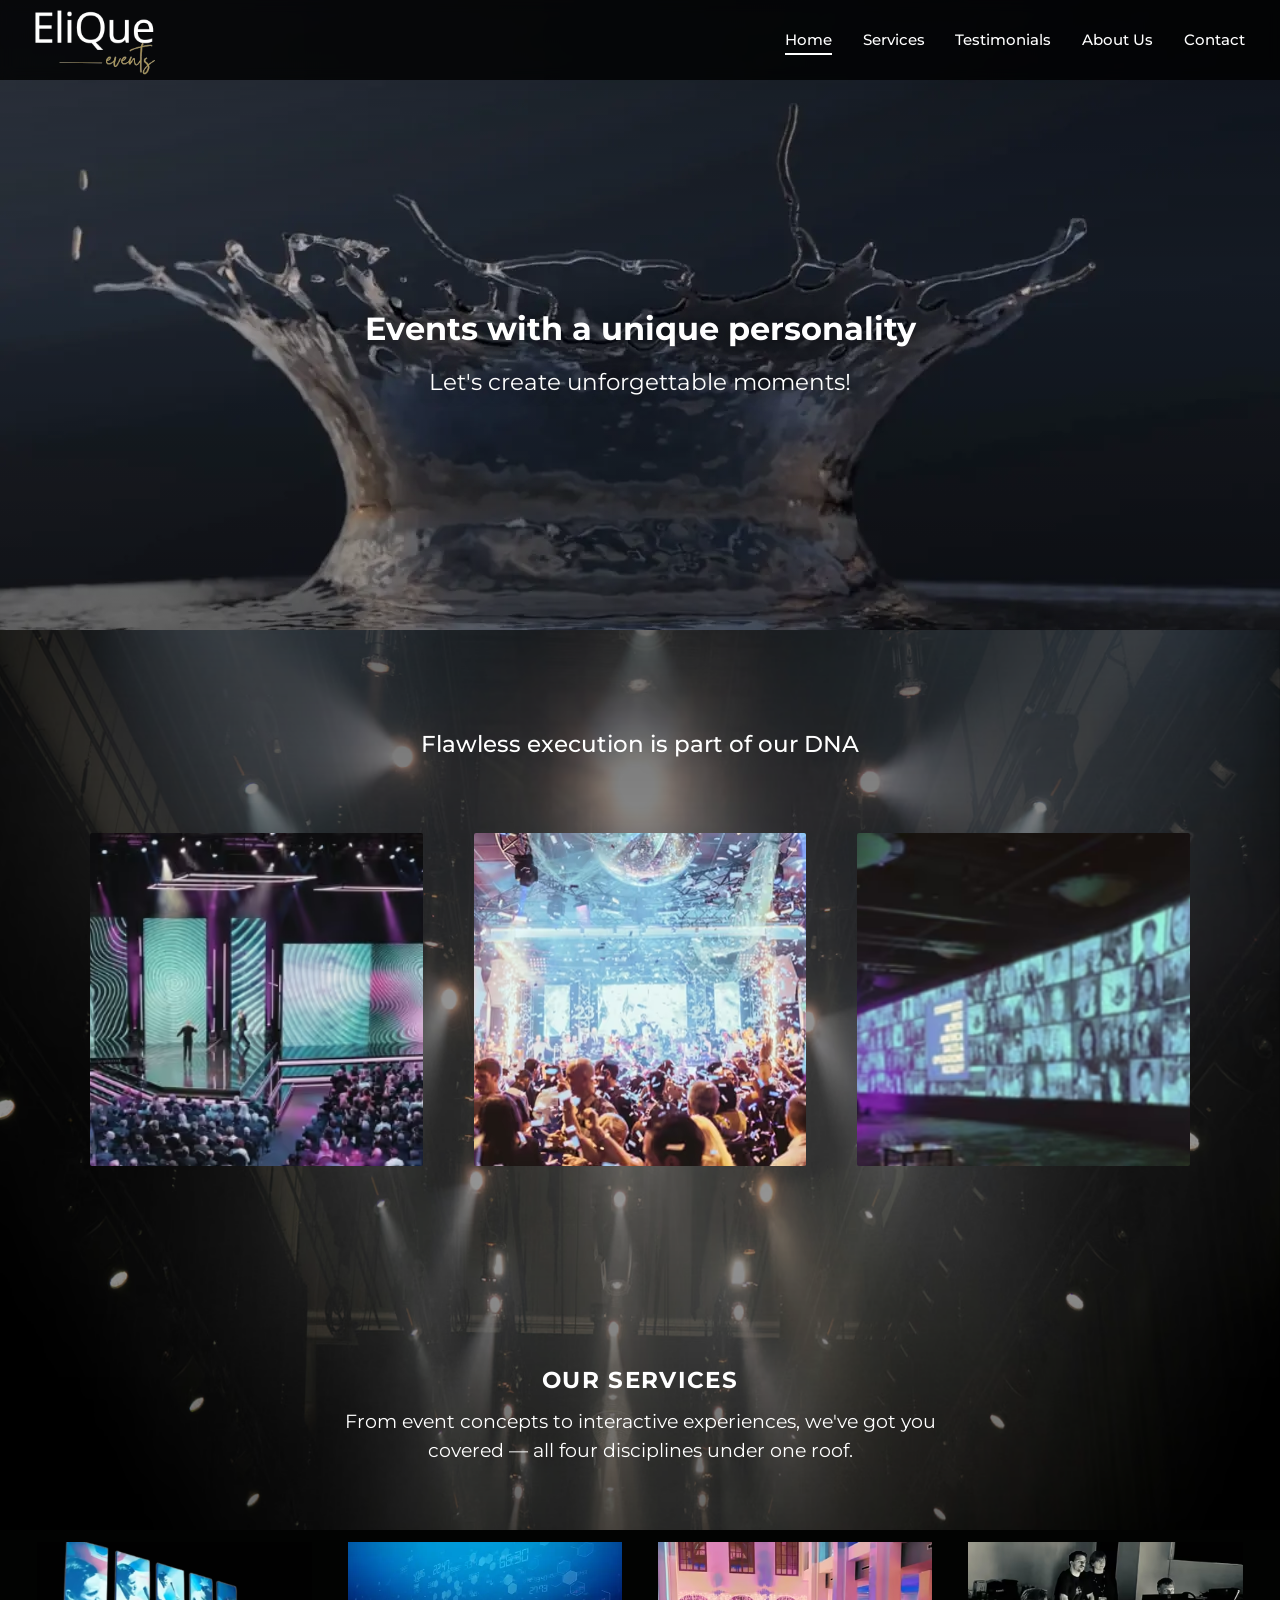
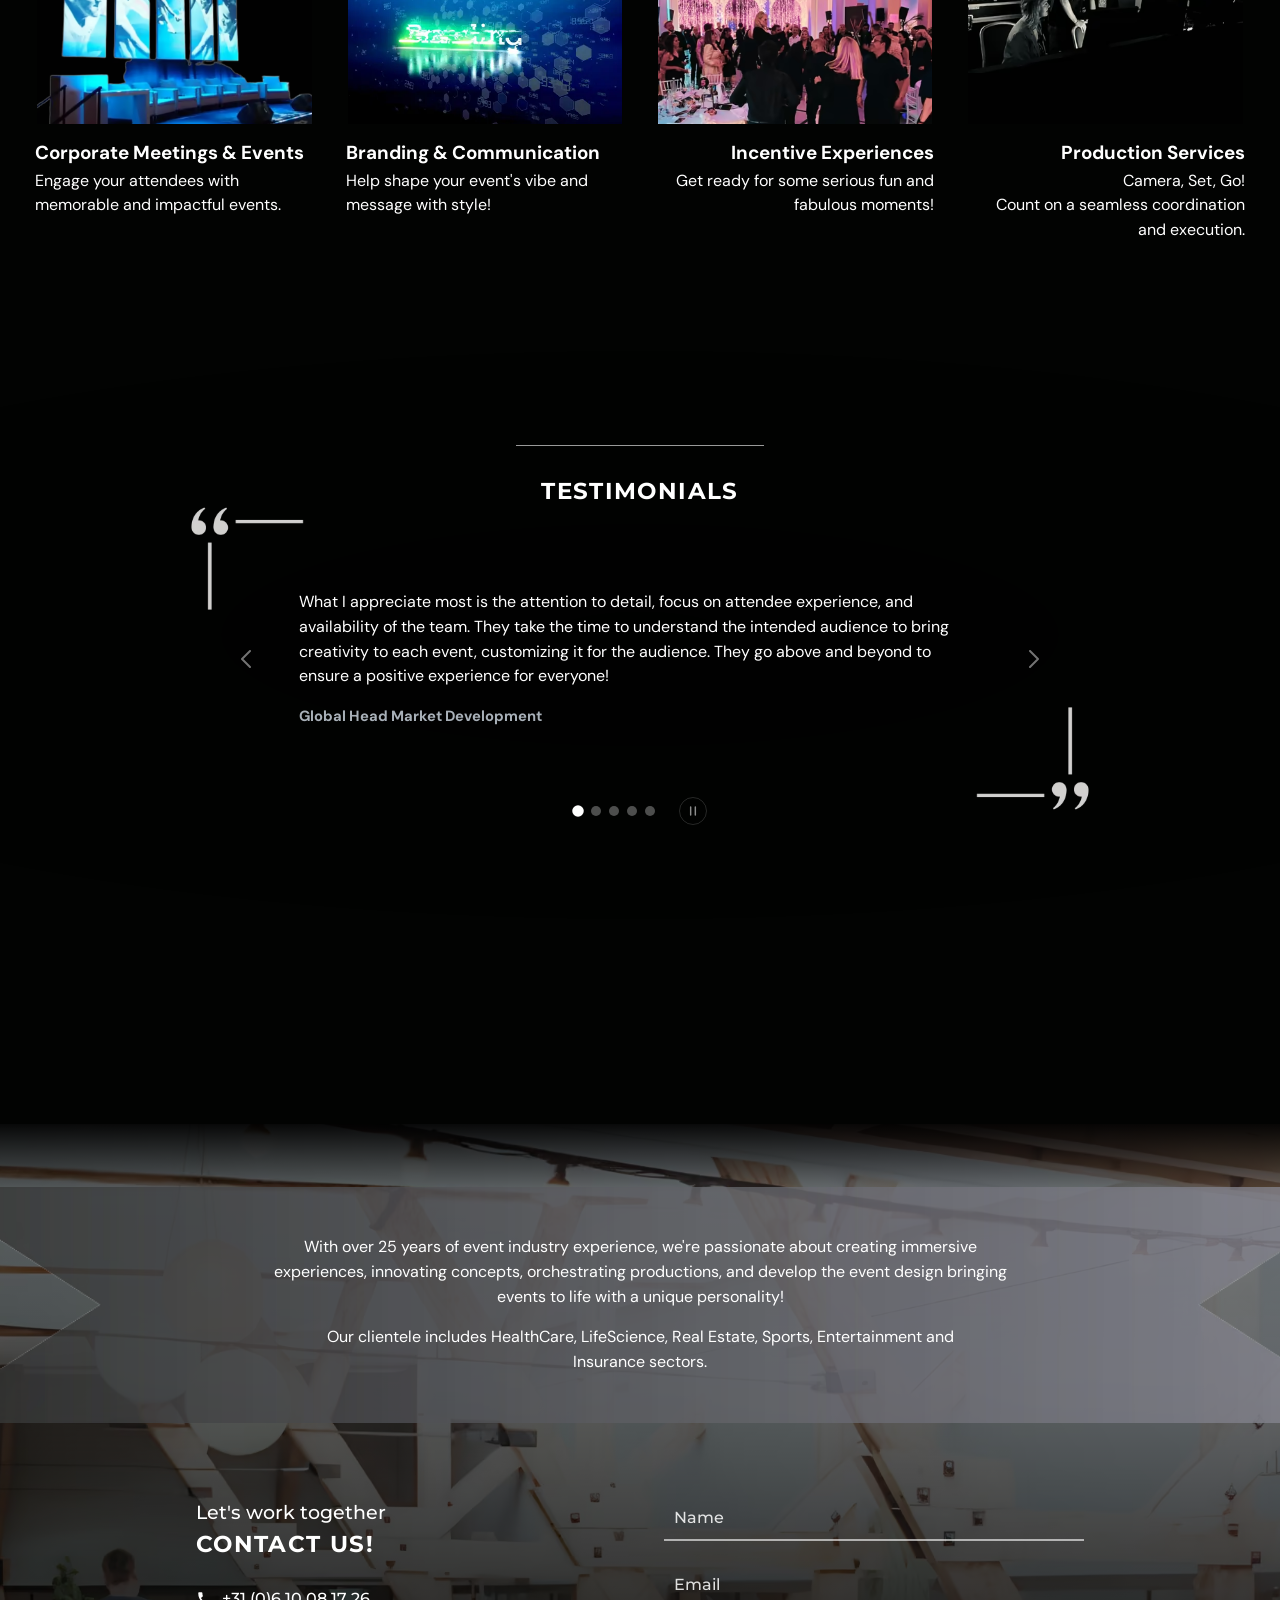
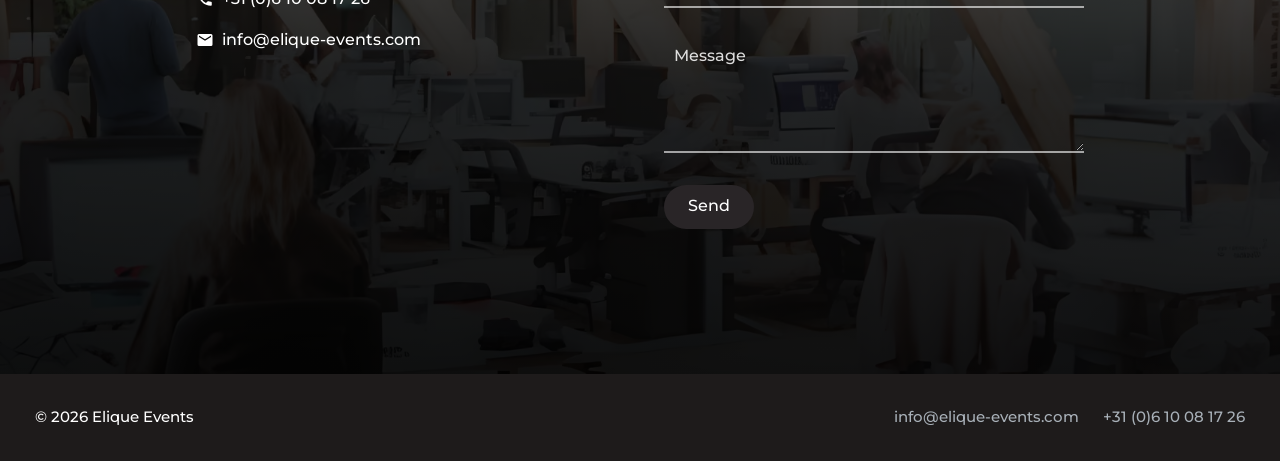
<file: index.html>
<!DOCTYPE html>
<html lang="en">

<head>
  <meta charset="UTF-8">
  <meta name="viewport" content="width=device-width, initial-scale=1, viewport-fit=cover">

  <title>Elique Events | Full service corporate events agency</title>
  <meta name="description"
    content="Corporate events organised end to end by one team: concept, venue, delegates, branding and production. 25+ years experience, based in the Netherlands.">
  <link rel="canonical" href="https://elique-events.com/">
  <meta name="theme-color" content="#1e1b1b">
  <meta name="format-detection" content="telephone=yes">

  <!-- Icons -->
  <link rel="icon" href="assets/img/logo/icon-32.png" sizes="32x32" type="image/png">
  <link rel="icon" href="assets/img/logo/icon-192.png" sizes="192x192" type="image/png">
  <link rel="apple-touch-icon" href="assets/img/logo/icon-180.png">
  <link rel="manifest" href="site.webmanifest">

  <!-- Open Graph / social sharing -->
  <meta property="og:type" content="website">
  <meta property="og:site_name" content="Elique Events">
  <meta property="og:title" content="Elique Events | Full service corporate events agency">
  <meta property="og:description"
    content="One team for the whole corporate event — concept, venue, delegates, branding and production. Let's create unforgettable moments.">
  <meta property="og:url" content="https://elique-events.com/">
  <meta property="og:image" content="https://elique-events.com/assets/img/og-image.jpg">
  <meta property="og:image:width" content="1200">
  <meta property="og:image:height" content="630">
  <meta property="og:image:alt" content="A packed venue during an Elique Events production, lit in blue with confetti in the air.">
  <meta property="og:locale" content="en_GB">
  <meta name="twitter:card" content="summary_large_image">

  <!-- Fonts: preconnect first so the handshake overlaps with CSS parsing -->
  <link rel="preconnect" href="https://fonts.googleapis.com">
  <link rel="preconnect" href="https://fonts.gstatic.com" crossorigin>
  <link rel="stylesheet"
    href="https://fonts.googleapis.com/css2?family=DM+Sans:opsz,wght@9..40,400;9..40,700&family=Montserrat:wght@400;500;700&display=swap">

  <link rel="stylesheet" href="style.css">
  <script src="index.js" defer></script>

  <script type="application/ld+json">
  {
    "@context": "https://schema.org",
    "@type": "ProfessionalService",
    "@id": "https://elique-events.com/#organisation",
    "name": "Elique Events",
    "alternateName": "Elique-Events",
    "description": "Event agency designing and producing corporate meetings, incentive experiences, brand communication and production services.",
    "url": "https://elique-events.com/",
    "logo": "https://elique-events.com/assets/img/logo/icon-512.png",
    "image": "https://elique-events.com/assets/img/og-image.jpg",
    "telephone": "+31610081726",
    "email": "info@elique-events.com",
    "areaServed": [
      { "@type": "Country", "name": "Netherlands" },
      { "@type": "Place", "name": "Europe" }
    ],
    "sameAs": [
      "https://www.linkedin.com/company/elique-events/"
    ],
    "knowsAbout": [
      "Corporate event management", "Full-service event agency", "Conference organisation",
      "Incentive travel", "Event production", "Event branding", "Delegate management"
    ],
    "hasOfferCatalog": {
      "@type": "OfferCatalog",
      "name": "Corporate event services",
      "itemListElement": [
        { "@type": "Offer", "itemOffered": { "@type": "Service", "name": "Corporate Meetings & Events",
          "url": "https://elique-events.com/services/corporate-meetings-and-events/" } },
        { "@type": "Offer", "itemOffered": { "@type": "Service", "name": "Incentive Experiences",
          "url": "https://elique-events.com/services/incentive-experiences/" } },
        { "@type": "Offer", "itemOffered": { "@type": "Service", "name": "Branding & Communication",
          "url": "https://elique-events.com/services/branding-and-communication/" } },
        { "@type": "Offer", "itemOffered": { "@type": "Service", "name": "Production Services",
          "url": "https://elique-events.com/services/production-services/" } }
      ]
    }
  }
  </script>
</head>

<body>
  <a class="skip-link" href="#main">Skip to content</a>

  <!-- ==================== Header ==================== -->
  <header class="site-header" id="site-header">
    <div class="site-header__inner">
      <a class="site-header__logo" href="#home" aria-label="Elique Events — back to top">
        <picture>
          <source srcset="assets/img/logo/logo-white.webp" type="image/webp">
          <img src="assets/img/logo/logo-white.png" width="181" height="106" alt="Elique Events">
        </picture>
      </a>

      <nav class="nav" aria-label="Main">
        <ul class="nav__list">
          <li><a class="nav__link" href="#home">Home</a></li>
          <li><a class="nav__link" href="#services">Services</a></li>
          <li><a class="nav__link" href="#testimonials">Testimonials</a></li>
          <li><a class="nav__link" href="#about">About Us</a></li>
          <li><a class="nav__link" href="#contact">Contact</a></li>
        </ul>
      </nav>

      <button class="nav-toggle" id="nav-toggle" type="button" aria-expanded="false" aria-controls="nav-drawer"
        aria-label="Open menu">
        <span class="nav-toggle__box" aria-hidden="true">
          <span class="nav-toggle__bar"></span>
          <span class="nav-toggle__bar"></span>
          <span class="nav-toggle__bar"></span>
        </span>
      </button>
    </div>

    <nav class="nav-drawer" id="nav-drawer" aria-label="Mobile" hidden>
      <ul class="nav-drawer__list">
        <li><a class="nav__link" href="#home">Home</a></li>
        <li><a class="nav__link" href="#services">Services</a></li>
        <li><a class="nav__link" href="#testimonials">Testimonials</a></li>
        <li><a class="nav__link" href="#about">About Us</a></li>
        <li><a class="nav__link" href="#contact">Contact</a></li>
      </ul>
    </nav>
  </header>

  <main id="main">
    <!-- ==================== Hero ==================== -->
    <section class="hero" id="home">
      <div class="hero__media" aria-hidden="true">
        <video class="hero__video" autoplay loop muted playsinline>
          <source src="assets/video/hero-water.mp4" type="video/mp4">
        </video>
      </div>
      <div class="hero__content">
        <h1 class="hero__title">Events with a unique personality</h1>
        <p class="hero__tagline">Let's create unforgettable moments!</p>
      </div>
    </section>

    <!-- ==================================================================
         One continuous backdrop behind the next four sections.

         The venue photo used to be cut into three files, one per section,
         each scaled independently — so the light beams never lined up and
         every section boundary showed a seam. It is now a single tall image
         on a sticky layer that pans as you scroll, taking you from the
         lighting rig at the top down to the seating at the bottom.
         ================================================================== -->
    <div class="backdrop" data-backdrop>
      <div class="backdrop__media" aria-hidden="true">
        <div class="backdrop__frame">
          <picture>
            <source media="(max-width: 700px)" type="image/avif"
              srcset="assets/img/bg/backdrop-portrait-760.avif 760w,
                      assets/img/bg/backdrop-portrait-1140.avif 1140w,
                      assets/img/bg/backdrop-portrait-1520.avif 1520w"
              sizes="190vw">
            <source media="(max-width: 700px)" type="image/webp"
              srcset="assets/img/bg/backdrop-portrait-760.webp 760w,
                      assets/img/bg/backdrop-portrait-1140.webp 1140w,
                      assets/img/bg/backdrop-portrait-1520.webp 1520w"
              sizes="190vw">
            <source type="image/avif"
              srcset="assets/img/bg/backdrop-1400.avif 1400w,
                      assets/img/bg/backdrop-2000.avif 2000w,
                      assets/img/bg/backdrop-2800.avif 2800w,
                      assets/img/bg/backdrop-3600.avif 3600w"
              sizes="130vw">
            <source type="image/webp"
              srcset="assets/img/bg/backdrop-1400.webp 1400w,
                      assets/img/bg/backdrop-2000.webp 2000w,
                      assets/img/bg/backdrop-2800.webp 2800w,
                      assets/img/bg/backdrop-3600.webp 3600w"
              sizes="130vw">
            <img class="backdrop__img" src="assets/img/bg/backdrop-2000.webp" alt=""
              width="3620" height="3620" decoding="async">
          </picture>
        </div>
      </div>

    <!-- ==================== Experience ==================== -->
    <section class="experience section" id="experience" aria-labelledby="experience-title">
      <div class="shell">
        <h2 class="section__title section__title--plain" id="experience-title">Flawless execution is part of our DNA</h2>

        <ul class="experience__grid" role="list">
          <li class="experience__tile">
            <picture>
              <source type="image/avif" srcset="assets/img/experience/stage-500.avif">
              <source type="image/webp" srcset="assets/img/experience/stage-500.webp">
              <img src="assets/img/experience/stage-500.webp" width="532" height="274" loading="lazy" decoding="async"
                alt="A televised stage set with LED walls and a live audience.">
            </picture>
          </li>
          <li class="experience__tile">
            <picture>
              <source type="image/avif" srcset="assets/img/experience/party-500.avif 500w, assets/img/experience/party-800.avif 800w"
                sizes="(max-width: 700px) 33vw, 340px">
              <source type="image/webp" srcset="assets/img/experience/party-500.webp 500w, assets/img/experience/party-800.webp 800w"
                sizes="(max-width: 700px) 33vw, 340px">
              <img src="assets/img/experience/party-500.webp" width="918" height="610" loading="lazy" decoding="async"
                alt="Guests celebrating under a mirror ball as confetti falls.">
            </picture>
          </li>
          <li class="experience__tile">
            <picture>
              <source type="image/avif" srcset="assets/img/experience/screens-500.avif 500w, assets/img/experience/screens-800.avif 800w"
                sizes="(max-width: 700px) 33vw, 340px">
              <source type="image/webp" srcset="assets/img/experience/screens-500.webp 500w, assets/img/experience/screens-800.webp 800w"
                sizes="(max-width: 700px) 33vw, 340px">
              <img src="assets/img/experience/screens-500.webp" width="1207" height="542" loading="lazy" decoding="async"
                alt="A wide conference stage flanked by large presentation screens.">
            </picture>
          </li>
        </ul>
      </div>
    </section>

    <!-- ==================== Services ==================== -->
    <section class="services section" id="services" aria-labelledby="services-title">
      <div class="shell">
        <header class="section__header">
          <h2 class="section__title" id="services-title">Our Services</h2>
          <p class="section__lead">From event concepts to interactive experiences, we've got you covered — all four disciplines under one roof.</p>
        </header>

        <ul class="services__grid" role="list">
          <li class="service-card">
            <div class="service-card__media">
              <picture>
                <source type="image/avif" srcset="assets/img/services/meetings-400.avif 400w, assets/img/services/meetings-700.avif 700w"
                  sizes="(max-width: 620px) 100vw, 300px">
                <source type="image/webp" srcset="assets/img/services/meetings-400.webp 400w, assets/img/services/meetings-700.webp 700w"
                  sizes="(max-width: 620px) 100vw, 300px">
                <img src="assets/img/services/meetings-400.webp" width="850" height="613" loading="lazy" decoding="async"
                  alt="Delegates seated in front of a curved LED screen during a corporate plenary session.">
              </picture>
            </div>
            <h3 class="service-card__title"><a class="service-card__link" href="services/corporate-meetings-and-events/">Corporate Meetings &amp; Events</a></h3>
            <p class="service-card__text">Engage your attendees with memorable and impactful events.</p>
          </li>

          <li class="service-card">
            <div class="service-card__media service-card__media--video">
              <video autoplay loop muted playsinline aria-label="Showreel of branded event graphics and signage.">
                <source src="assets/video/services-branding-sm.mp4" type="video/mp4">
              </video>
            </div>
            <h3 class="service-card__title"><a class="service-card__link" href="services/branding-and-communication/">Branding &amp; Communication</a></h3>
            <p class="service-card__text">Help shape your event's vibe and message with style!</p>
          </li>

          <li class="service-card">
            <div class="service-card__media">
              <picture>
                <source type="image/avif" srcset="assets/img/services/incentive-400.avif 400w, assets/img/services/incentive-700.avif 700w"
                  sizes="(max-width: 620px) 100vw, 300px">
                <source type="image/webp" srcset="assets/img/services/incentive-400.webp 400w, assets/img/services/incentive-700.webp 700w"
                  sizes="(max-width: 620px) 100vw, 300px">
                <img src="assets/img/services/incentive-400.webp" width="805" height="608" loading="lazy" decoding="async"
                  alt="Guests dancing at an evening reception in a light-filled venue.">
              </picture>
            </div>
            <h3 class="service-card__title"><a class="service-card__link" href="services/incentive-experiences/">Incentive Experiences</a></h3>
            <p class="service-card__text">Get ready for some serious fun and fabulous moments!</p>
          </li>

          <li class="service-card">
            <div class="service-card__media">
              <picture>
                <source type="image/avif" srcset="assets/img/services/production-400.avif 400w, assets/img/services/production-700.avif 700w"
                  sizes="(max-width: 620px) 100vw, 300px">
                <source type="image/webp" srcset="assets/img/services/production-400.webp 400w, assets/img/services/production-700.webp 700w"
                  sizes="(max-width: 620px) 100vw, 300px">
                <img src="assets/img/services/production-400.webp" width="1206" height="576" loading="lazy" decoding="async"
                  alt="A production gallery with monitors and control desks during a live broadcast.">
              </picture>
            </div>
            <h3 class="service-card__title"><a class="service-card__link" href="services/production-services/">Production Services</a></h3>
            <p class="service-card__text">Camera, Set, Go!<br>Count on a seamless coordination and execution.</p>
          </li>
        </ul>
      </div>
    </section>

    <!-- ==================== Testimonials ==================== -->
    <section class="testimonials section" id="testimonials" aria-labelledby="testimonials-title">
      <div class="shell shell--narrow">
        <hr class="rule">
        <h2 class="section__title" id="testimonials-title">Testimonials</h2>

        <div class="carousel" id="carousel" data-autoplay="6000">
          <div class="carousel__row">
          <span class="carousel__quote carousel__quote--open" aria-hidden="true"></span>
          <span class="carousel__quote carousel__quote--close" aria-hidden="true"></span>

          <button class="carousel__arrow carousel__arrow--prev" type="button" data-carousel-prev
            aria-label="Previous testimonial">
            <svg viewBox="0 0 24 24" width="24" height="24" aria-hidden="true" focusable="false">
              <path d="M15 4 7 12l8 8" fill="none" stroke="currentColor" stroke-width="2" stroke-linecap="round"
                stroke-linejoin="round" />
            </svg>
          </button>

          <div class="carousel__viewport" data-carousel-viewport aria-live="polite" aria-atomic="true">
            <ul class="carousel__track" data-carousel-track role="list">
              <li class="carousel__slide">
                <blockquote class="quote">
                  <p>What I appreciate most is the attention to detail, focus on attendee experience, and availability
                    of the team. They take the time to understand the intended audience to bring creativity to each
                    event, customizing it for the audience. They go above and beyond to ensure a positive experience for
                    everyone!</p>
                  <footer class="quote__source">Global Head Market Development</footer>
                </blockquote>
              </li>
              <li class="carousel__slide">
                <blockquote class="quote">
                  <p>Very strong strategic partner, very proactive and very well organised. We have multiplied by 5 the
                    number of attendees since 2019 and they have been instrumental. Would recommend 100%.</p>
                  <footer class="quote__source">Commercial Lead</footer>
                </blockquote>
              </li>
              <li class="carousel__slide">
                <blockquote class="quote">
                  <p>I have worked with both Angelique and Emma multiple times and can highly recommend them. They are
                    both extremely professional. Planning even the most complicated event is perfectly orchestrated with
                    a lot of attention to detail. I like to raise the bar for my events every year and surprise the
                    audience with new and different ways to approach engagement and content delivery. Thanks to the
                    creativity of the Elique team, we have been able to do just that and delight attendees with truly
                    memorable and impactful experiences. I am looking forward to working with them again in the future.
                  </p>
                  <footer class="quote__source">Global Franchise Head -Executive leadership</footer>
                </blockquote>
              </li>
              <li class="carousel__slide">
                <blockquote class="quote">
                  <p>Full of energy, knowledge and passion for events. Extremely reliable professional, will not rest
                    until things get done. Incredible and a valuable asset for any team.</p>
                  <footer class="quote__source">Head of Operations</footer>
                </blockquote>
              </li>
              <li class="carousel__slide">
                <blockquote class="quote">
                  <p>They were phenomenal! From coordination end-to-end logistics to creating the best experience for
                    attendees, they handled everything seamlessly. Their attention to details and professionalism made
                    the event a huge success. I highly recommend them for any event!</p>
                  <footer class="quote__source">Transformation Lead</footer>
                </blockquote>
              </li>
            </ul>
          </div>

          <button class="carousel__arrow carousel__arrow--next" type="button" data-carousel-next
            aria-label="Next testimonial">
            <svg viewBox="0 0 24 24" width="24" height="24" aria-hidden="true" focusable="false">
              <path d="m9 4 8 8-8 8" fill="none" stroke="currentColor" stroke-width="2" stroke-linecap="round"
                stroke-linejoin="round" />
            </svg>
          </button>
          </div>

          <div class="carousel__controls">
            <div class="carousel__dots" data-carousel-dots role="tablist" aria-label="Choose a testimonial"></div>
            <button class="carousel__playpause" type="button" data-carousel-toggle aria-label="Pause testimonials">
              <svg class="icon-pause" viewBox="0 0 24 24" width="14" height="14" aria-hidden="true" focusable="false">
                <path d="M8 5v14M16 5v14" fill="none" stroke="currentColor" stroke-width="2.5" stroke-linecap="round" />
              </svg>
              <svg class="icon-play" viewBox="0 0 24 24" width="14" height="14" aria-hidden="true" focusable="false">
                <path d="M7 4.5v15l13-7.5z" fill="currentColor" />
              </svg>
            </button>
          </div>
        </div>
      </div>
    </section>

    <!-- ==================== About ==================== -->
    <section class="about-heading section" id="about" aria-labelledby="about-title">
      <h2 class="section__title" id="about-title">About Us</h2>
    </section>

    </div><!-- /.backdrop -->

    <section class="about" aria-labelledby="about-title">
      <div class="about__banner">
        <div class="shell shell--narrow">
          <p>With over 25 years of event industry experience, we're passionate about creating immersive experiences,
            innovating concepts, orchestrating productions, and develop the event design bringing events to life with a
            unique personality!</p>
          <p>Our clientele includes HealthCare, LifeScience, Real Estate, Sports, Entertainment and Insurance sectors.
          </p>
        </div>
      </div>

      <!-- ==================== Contact ==================== -->
      <div class="shell">
        <div class="contact" id="contact">
          <div class="contact__intro">
            <p class="contact__eyebrow">Let's work together</p>
            <h2 class="contact__title">Contact us!</h2>

            <ul class="contact__details" role="list">
              <li>
                <a href="tel:+31610081726">
                  <svg class="contact__icon" viewBox="0 0 24 24" width="18" height="18" aria-hidden="true" focusable="false">
                    <path fill="currentColor"
                      d="M6.6 10.8a15.1 15.1 0 0 0 6.6 6.6l2.2-2.2c.3-.3.7-.4 1-.2 1.2.4 2.4.6 3.6.6.6 0 1 .4 1 1V20c0 .6-.4 1-1 1A17 17 0 0 1 3 4c0-.6.4-1 1-1h3.5c.6 0 1 .4 1 1 0 1.3.2 2.5.6 3.6.1.4 0 .8-.2 1z" />
                  </svg>
                  <span>+31 (0)6 10 08 17 26</span>
                </a>
              </li>
              <li>
                <a href="mailto:info@elique-events.com">
                  <svg class="contact__icon" viewBox="0 0 24 24" width="18" height="18" aria-hidden="true" focusable="false">
                    <path fill="currentColor"
                      d="M20 4H4a2 2 0 0 0-2 2v12a2 2 0 0 0 2 2h16a2 2 0 0 0 2-2V6a2 2 0 0 0-2-2m0 4-8 5-8-5V6l8 5 8-5z" />
                  </svg>
                  <span>info@elique-events.com</span>
                </a>
              </li>
            </ul>
          </div>

          <div class="contact__form-wrap">
            <form class="form" id="contact-form" action="https://api.web3forms.com/submit" method="POST" novalidate>
              <input type="hidden" name="access_key" value="f2dd2360-7136-4993-b7d8-e598cd0a1cd2">
              <input type="hidden" name="subject" value="New enquiry via elique-events.com">
              <input type="hidden" name="from_name" value="Elique Events website">
              <!-- Honeypot: hidden from people, filled in by bots -->
              <input type="checkbox" name="botcheck" class="hp" tabindex="-1" autocomplete="off" aria-hidden="true">

              <div class="field">
                <label class="visually-hidden" for="f-name">Your name</label>
                <input class="field__input" id="f-name" type="text" name="name" placeholder="Name" required
                  autocomplete="name" maxlength="80">
                <p class="field__error" id="f-name-error" data-error-for="f-name" hidden>Please tell us your name.</p>
              </div>

              <div class="field">
                <label class="visually-hidden" for="f-email">Your email address</label>
                <input class="field__input" id="f-email" type="email" name="email" placeholder="Email" required
                  autocomplete="email" maxlength="120">
                <p class="field__error" id="f-email-error" data-error-for="f-email" hidden>Please enter a valid email address.</p>
              </div>

              <div class="field">
                <label class="visually-hidden" for="f-message">Your message</label>
                <textarea class="field__input field__input--area" id="f-message" name="message" placeholder="Message"
                  required rows="4" maxlength="2000"></textarea>
                <p class="field__error" id="f-message-error" data-error-for="f-message" hidden>Please add a short message.</p>
              </div>

              <button class="btn" type="submit" data-submit>
                <span data-submit-label>Send</span>
                <span class="btn__spinner" aria-hidden="true"></span>
              </button>

              <p class="form__status" data-form-status role="status" aria-live="polite"></p>
            </form>
          </div>
        </div>
      </div>
    </section>
  </main>

  <!-- ==================== Footer ==================== -->
  <footer class="site-footer">
    <div class="shell site-footer__inner">
      <p class="site-footer__copy">&copy; <span data-year>2024</span> Elique Events</p>
      <ul class="site-footer__links" role="list">
        <li><a href="mailto:info@elique-events.com">info@elique-events.com</a></li>
        <li><a href="tel:+31610081726">+31 (0)6 10 08 17 26</a></li>
      </ul>
    </div>
  </footer>

  <button class="to-top" id="to-top" type="button" aria-label="Back to top" hidden>
    <svg viewBox="0 0 24 24" width="20" height="20" aria-hidden="true" focusable="false">
      <path d="M12 19V5m-7 7 7-7 7 7" fill="none" stroke="currentColor" stroke-width="2" stroke-linecap="round"
        stroke-linejoin="round" />
    </svg>
  </button>
</body>

</html>
</file>
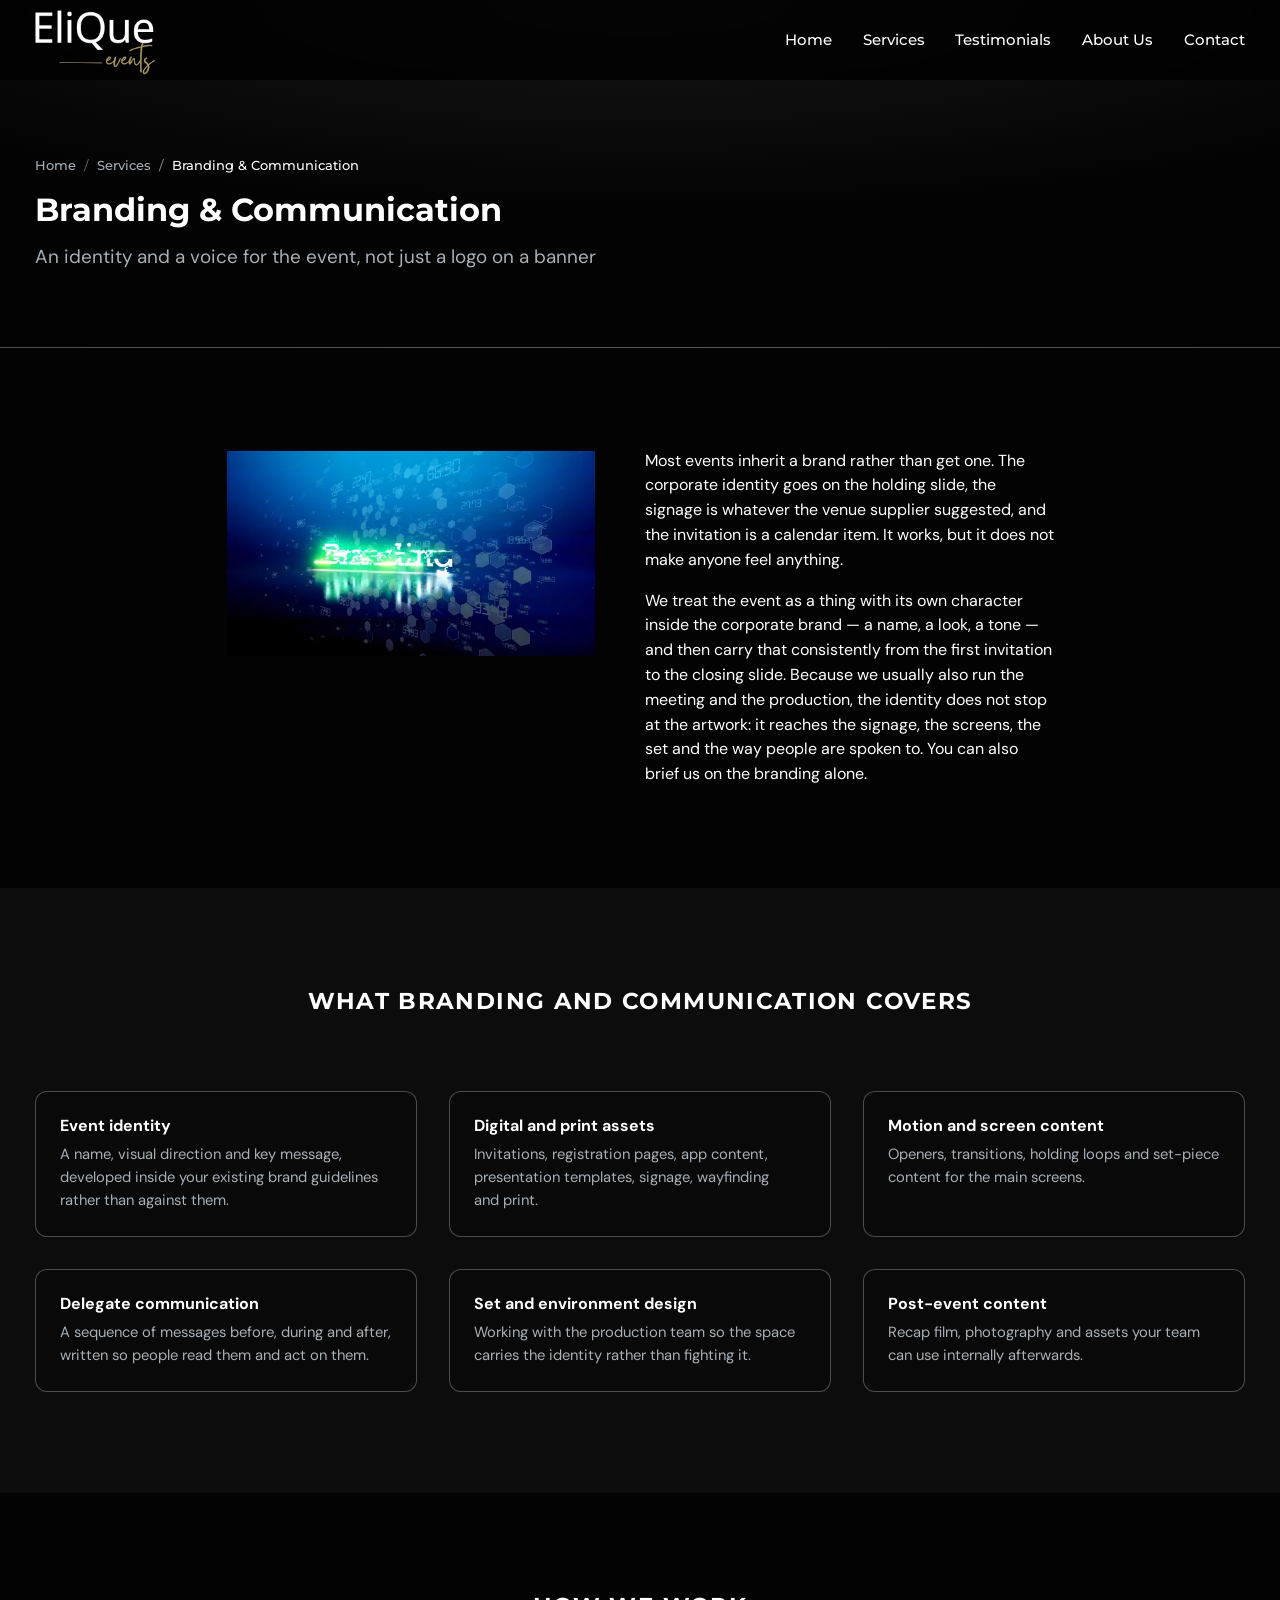
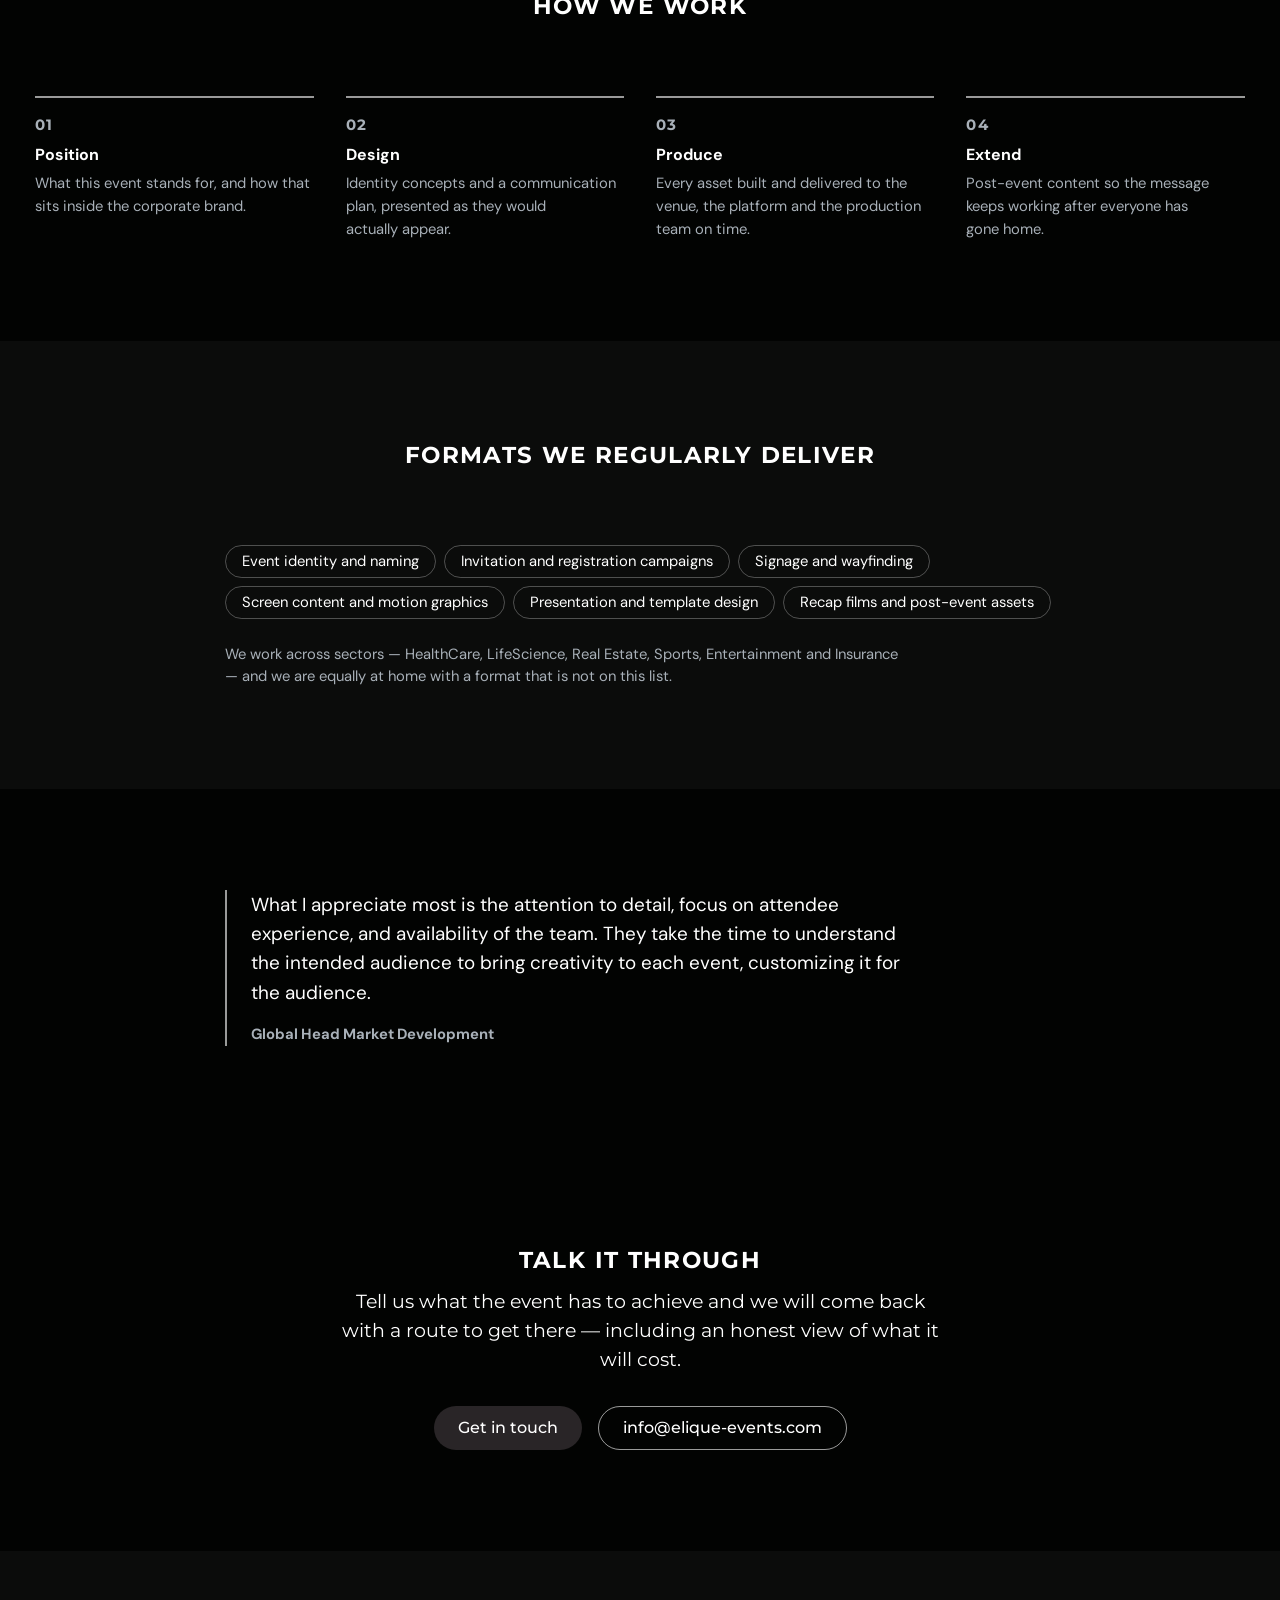
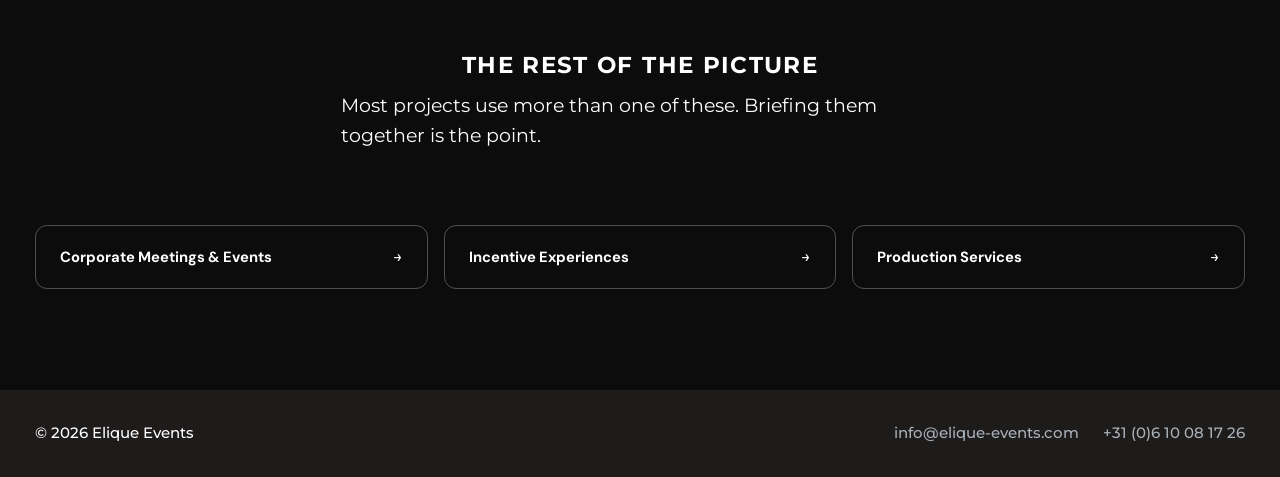
<file: services/branding-and-communication/index.html>
<!DOCTYPE html>
<html lang="en">

<head>
  <meta charset="UTF-8">
  <meta name="viewport" content="width=device-width, initial-scale=1, viewport-fit=cover">

  <title>Event Branding &amp; Delegate Communication | Elique Events</title>
  <meta name="description" content="Event identity, signage, screen content and delegate communication. One consistent look and voice from the first invitation to the closing slide.">
  <link rel="canonical" href="https://elique-events.com/services/branding-and-communication/">
  <meta name="theme-color" content="#1e1b1b">

  <link rel="icon" href="../../assets/img/logo/icon-32.png" sizes="32x32" type="image/png">
  <link rel="icon" href="../../assets/img/logo/icon-192.png" sizes="192x192" type="image/png">
  <link rel="apple-touch-icon" href="../../assets/img/logo/icon-180.png">
  <link rel="manifest" href="../../site.webmanifest">

  <meta property="og:type" content="website">
  <meta property="og:site_name" content="Elique Events">
  <meta property="og:title" content="Event Branding &amp; Delegate Communication | Elique Events">
  <meta property="og:description" content="Event identity, signage, screen content and delegate communication. One consistent look and voice from the first invitation to the closing slide.">
  <meta property="og:url" content="https://elique-events.com/services/branding-and-communication/">
  <meta property="og:image" content="https://elique-events.com/assets/img/og-image.jpg">
  <meta property="og:image:width" content="1200">
  <meta property="og:image:height" content="630">
  <meta property="og:locale" content="en_GB">
  <meta name="twitter:card" content="summary_large_image">

  <link rel="preconnect" href="https://fonts.googleapis.com">
  <link rel="preconnect" href="https://fonts.gstatic.com" crossorigin>
  <link rel="stylesheet"
    href="https://fonts.googleapis.com/css2?family=DM+Sans:opsz,wght@9..40,400;9..40,700&family=Montserrat:wght@400;500;700&display=swap">

  <link rel="stylesheet" href="../../style.css">
  <script src="../../index.js" defer></script>

  <script type="application/ld+json">
  {
    "@context": "https://schema.org",
    "@graph": [
      {
        "@type": "Service",
        "name": "Branding & Communication",
        "serviceType": "Branding & Communication",
        "description": "Event identity, signage, screen content and delegate communication. One consistent look and voice from the first invitation to the closing slide.",
        "url": "https://elique-events.com/services/branding-and-communication/",
        "provider": { "@id": "https://elique-events.com/#organisation" },
        "areaServed": [
          { "@type": "Country", "name": "Netherlands" },
          { "@type": "Place", "name": "Europe" }
        ]
      },
      {
        "@type": "BreadcrumbList",
        "itemListElement": [
          { "@type": "ListItem", "position": 1, "name": "Home", "item": "https://elique-events.com/" },
          { "@type": "ListItem", "position": 2, "name": "Services", "item": "https://elique-events.com/#services" },
          { "@type": "ListItem", "position": 3, "name": "Branding & Communication", "item": "https://elique-events.com/services/branding-and-communication/" }
        ]
      }
    ]
  }
  </script>
</head>

<body>
  <a class="skip-link" href="#main">Skip to content</a>

  <header class="site-header" id="site-header">
    <div class="site-header__inner">
      <a class="site-header__logo" href="../../index.html" aria-label="Elique Events — home">
        <picture>
          <source srcset="../../assets/img/logo/logo-white.webp" type="image/webp">
          <img src="../../assets/img/logo/logo-white.png" width="181" height="106" alt="Elique Events">
        </picture>
      </a>

      <nav class="nav" aria-label="Main">
        <ul class="nav__list">
          <li><a class="nav__link" href="../../index.html#home">Home</a></li>
          <li><a class="nav__link" href="../../index.html#services">Services</a></li>
          <li><a class="nav__link" href="../../index.html#testimonials">Testimonials</a></li>
          <li><a class="nav__link" href="../../index.html#about">About Us</a></li>
          <li><a class="nav__link" href="../../index.html#contact">Contact</a></li>
        </ul>
      </nav>

      <button class="nav-toggle" id="nav-toggle" type="button" aria-expanded="false" aria-controls="nav-drawer"
        aria-label="Open menu">
        <span class="nav-toggle__box" aria-hidden="true">
          <span class="nav-toggle__bar"></span><span class="nav-toggle__bar"></span><span class="nav-toggle__bar"></span>
        </span>
      </button>
    </div>

    <nav class="nav-drawer" id="nav-drawer" aria-label="Mobile" hidden>
      <ul class="nav-drawer__list">
          <li><a class="nav__link" href="../../index.html#home">Home</a></li>
          <li><a class="nav__link" href="../../index.html#services">Services</a></li>
          <li><a class="nav__link" href="../../index.html#testimonials">Testimonials</a></li>
          <li><a class="nav__link" href="../../index.html#about">About Us</a></li>
          <li><a class="nav__link" href="../../index.html#contact">Contact</a></li>
      </ul>
    </nav>
  </header>

  <main id="main">
    <article>
      <header class="page-hero">
        <div class="shell">
          <nav class="breadcrumb" aria-label="Breadcrumb">
            <ol>
              <li><a href="../../index.html">Home</a></li>
              <li><a href="../../index.html#services">Services</a></li>
              <li aria-current="page">Branding &amp; Communication</li>
            </ol>
          </nav>
          <h1 class="page-hero__title">Branding &amp; Communication</h1>
          <p class="page-hero__lead">An identity and a voice for the event, not just a logo on a banner</p>
        </div>
      </header>

      <section class="section section--intro">
        <div class="shell shell--narrow">
          <div class="page-media page-media--video">
            <video class="page-media__video" autoplay loop muted playsinline
              aria-label="Showreel of branded event graphics and signage.">
              <source src="../../assets/video/services-branding-sm.mp4" type="video/mp4">
            </video>
          </div>
          <div class="prose">
            <p>Most events inherit a brand rather than get one. The corporate identity goes on the holding slide, the signage is whatever the venue supplier suggested, and the invitation is a calendar item. It works, but it does not make anyone feel anything.</p><p>We treat the event as a thing with its own character inside the corporate brand — a name, a look, a tone — and then carry that consistently from the first invitation to the closing slide. Because we usually also run the meeting and the production, the identity does not stop at the artwork: it reaches the signage, the screens, the set and the way people are spoken to. You can also brief us on the branding alone.</p>
          </div>
        </div>
      </section>

      <section class="section section--tint" aria-labelledby="includes-title">
        <div class="shell">
          <h2 class="section__title" id="includes-title">What branding and communication covers</h2>
          <div class="features">
            <div class="feature">
              <h3 class="feature__title">Event identity</h3>
              <p class="feature__text">A name, visual direction and key message, developed inside your existing brand guidelines rather than against them.</p>
            </div>
            <div class="feature">
              <h3 class="feature__title">Digital and print assets</h3>
              <p class="feature__text">Invitations, registration pages, app content, presentation templates, signage, wayfinding and print.</p>
            </div>
            <div class="feature">
              <h3 class="feature__title">Motion and screen content</h3>
              <p class="feature__text">Openers, transitions, holding loops and set-piece content for the main screens.</p>
            </div>
            <div class="feature">
              <h3 class="feature__title">Delegate communication</h3>
              <p class="feature__text">A sequence of messages before, during and after, written so people read them and act on them.</p>
            </div>
            <div class="feature">
              <h3 class="feature__title">Set and environment design</h3>
              <p class="feature__text">Working with the production team so the space carries the identity rather than fighting it.</p>
            </div>
            <div class="feature">
              <h3 class="feature__title">Post-event content</h3>
              <p class="feature__text">Recap film, photography and assets your team can use internally afterwards.</p>
            </div>
          </div>
        </div>
      </section>

      <section class="section" aria-labelledby="steps-title">
        <div class="shell">
          <h2 class="section__title" id="steps-title">How we work</h2>
          <ol class="steps" role="list">
            <li class="steps__item">
              <h3 class="steps__title">Position</h3>
              <p class="steps__text">What this event stands for, and how that sits inside the corporate brand.</p>
            </li>
            <li class="steps__item">
              <h3 class="steps__title">Design</h3>
              <p class="steps__text">Identity concepts and a communication plan, presented as they would actually appear.</p>
            </li>
            <li class="steps__item">
              <h3 class="steps__title">Produce</h3>
              <p class="steps__text">Every asset built and delivered to the venue, the platform and the production team on time.</p>
            </li>
            <li class="steps__item">
              <h3 class="steps__title">Extend</h3>
              <p class="steps__text">Post-event content so the message keeps working after everyone has gone home.</p>
            </li>
          </ol>
        </div>
      </section>

      <section class="section section--tint" aria-labelledby="formats-title">
        <div class="shell shell--narrow">
          <h2 class="section__title" id="formats-title">Formats we regularly deliver</h2>
          <ul class="tags" role="list">
            <li>Event identity and naming</li>
            <li>Invitation and registration campaigns</li>
            <li>Signage and wayfinding</li>
            <li>Screen content and motion graphics</li>
            <li>Presentation and template design</li>
            <li>Recap films and post-event assets</li>
          </ul>
          <p class="note">We work across sectors — HealthCare, LifeScience, Real Estate, Sports, Entertainment and Insurance — and we are equally at home with a format that is not on this list.</p>
        </div>
      </section>

      <section class="section" aria-labelledby="quote-title">
        <div class="shell shell--narrow">
          <h2 class="visually-hidden" id="quote-title">What clients say</h2>
          <blockquote class="pull-quote">
            <p>What I appreciate most is the attention to detail, focus on attendee experience, and availability of the team. They take the time to understand the intended audience to bring creativity to each event, customizing it for the audience.</p>
            <footer class="quote__source">Global Head Market Development</footer>
          </blockquote>
        </div>
      </section>

      <section class="section section--cta" aria-labelledby="cta-title">
        <div class="shell shell--narrow">
          <h2 class="section__title" id="cta-title">Talk it through</h2>
          <p class="section__lead">Tell us what the event has to achieve and we will come back with a route to get there — including an honest view of what it will cost.</p>
          <p class="cta-actions">
            <a class="btn" href="../../index.html#contact">Get in touch</a>
            <a class="btn btn--ghost" href="mailto:info@elique-events.com">info@elique-events.com</a>
          </p>
        </div>
      </section>

      <section class="section section--tint" aria-labelledby="related-title">
        <div class="shell">
          <h2 class="section__title" id="related-title">The rest of the picture</h2>
          <p class="section__lead">Most projects use more than one of these. Briefing them together is the point.</p>
          <ul class="related" role="list">
            <li><a class="related__link" href="../../services/corporate-meetings-and-events/">
              <span class="related__name">Corporate Meetings &amp; Events</span>
              <span class="related__go" aria-hidden="true">&rarr;</span>
            </a></li>
            <li><a class="related__link" href="../../services/incentive-experiences/">
              <span class="related__name">Incentive Experiences</span>
              <span class="related__go" aria-hidden="true">&rarr;</span>
            </a></li>
            <li><a class="related__link" href="../../services/production-services/">
              <span class="related__name">Production Services</span>
              <span class="related__go" aria-hidden="true">&rarr;</span>
            </a></li>
          </ul>
        </div>
      </section>
    </article>
  </main>

  <footer class="site-footer">
    <div class="shell site-footer__inner">
      <p class="site-footer__copy">&copy; <span data-year>2026</span> Elique Events</p>
      <ul class="site-footer__links" role="list">
        <li><a href="mailto:info@elique-events.com">info@elique-events.com</a></li>
        <li><a href="tel:+31610081726">+31 (0)6 10 08 17 26</a></li>
      </ul>
    </div>
  </footer>

  <button class="to-top" id="to-top" type="button" aria-label="Back to top" hidden>
    <svg viewBox="0 0 24 24" width="20" height="20" aria-hidden="true" focusable="false">
      <path d="M12 19V5m-7 7 7-7 7 7" fill="none" stroke="currentColor" stroke-width="2" stroke-linecap="round"
        stroke-linejoin="round" />
    </svg>
  </button>
</body>

</html>
</file>
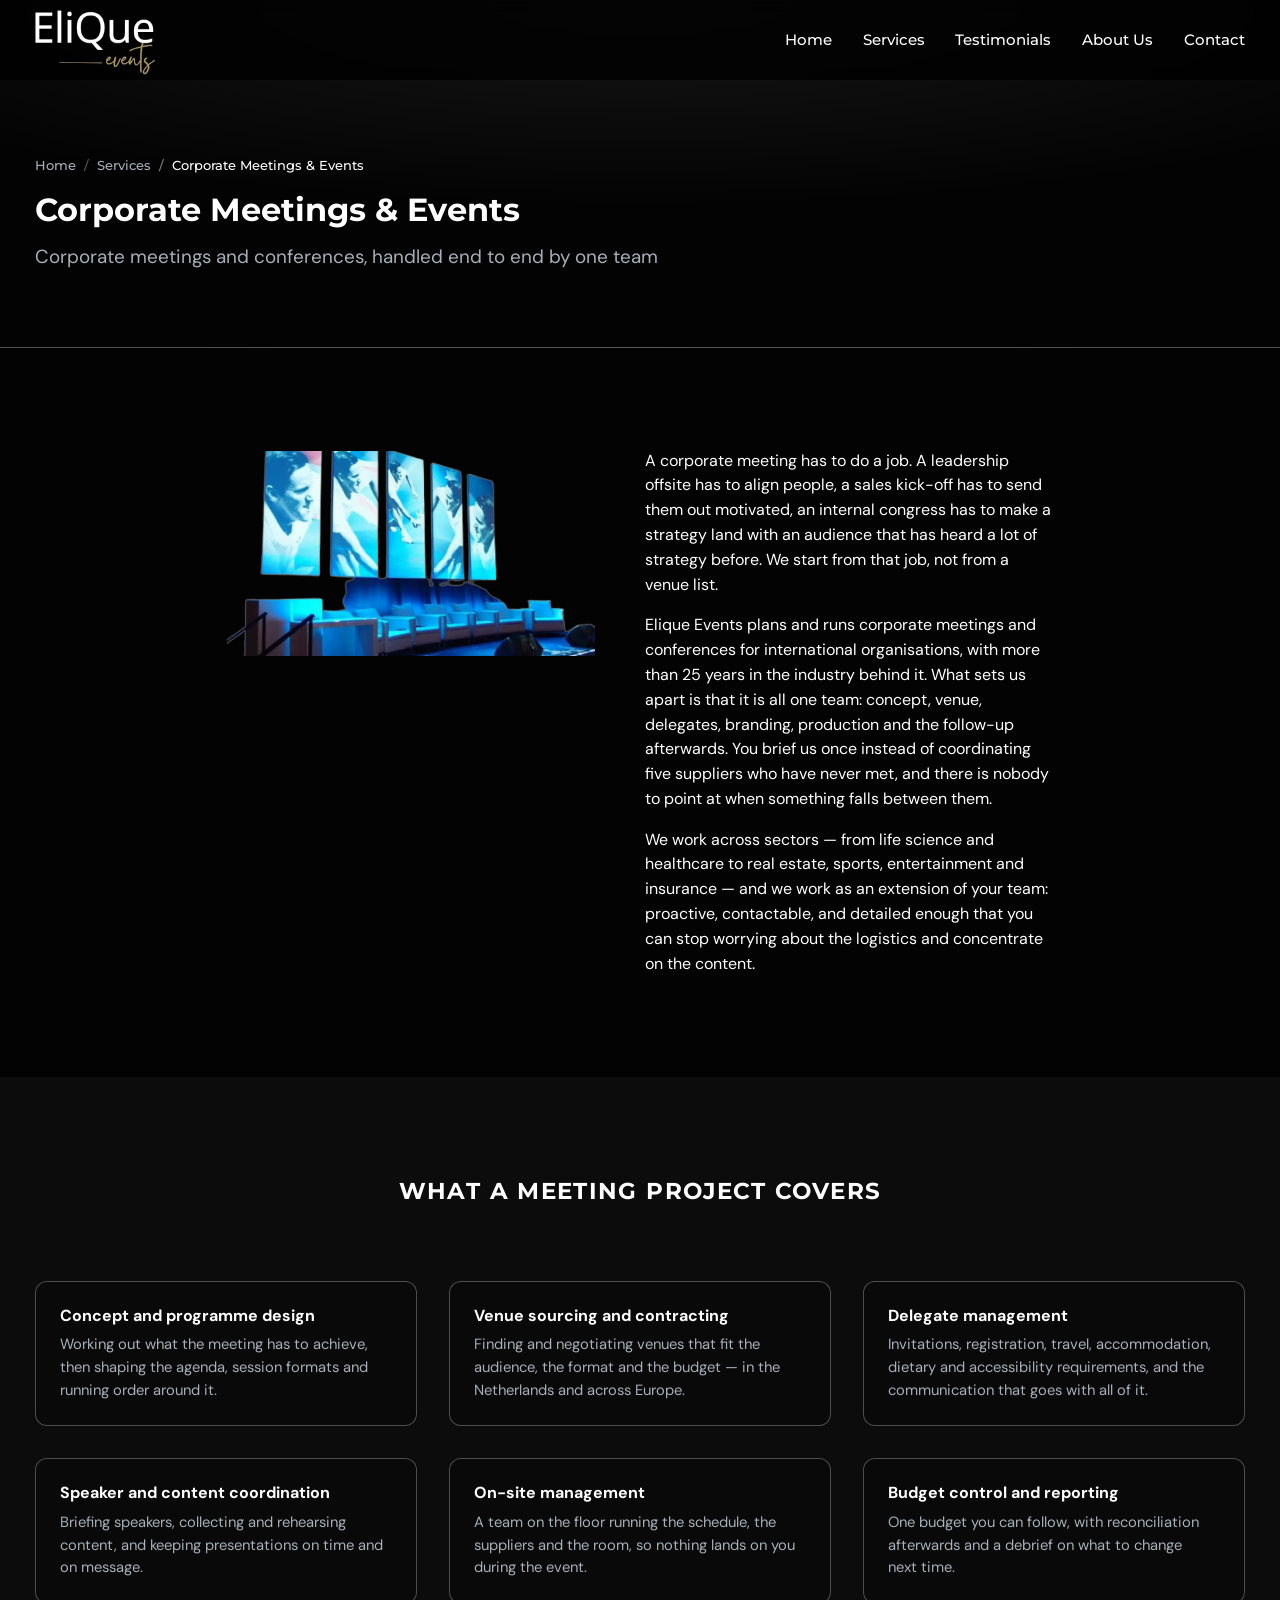
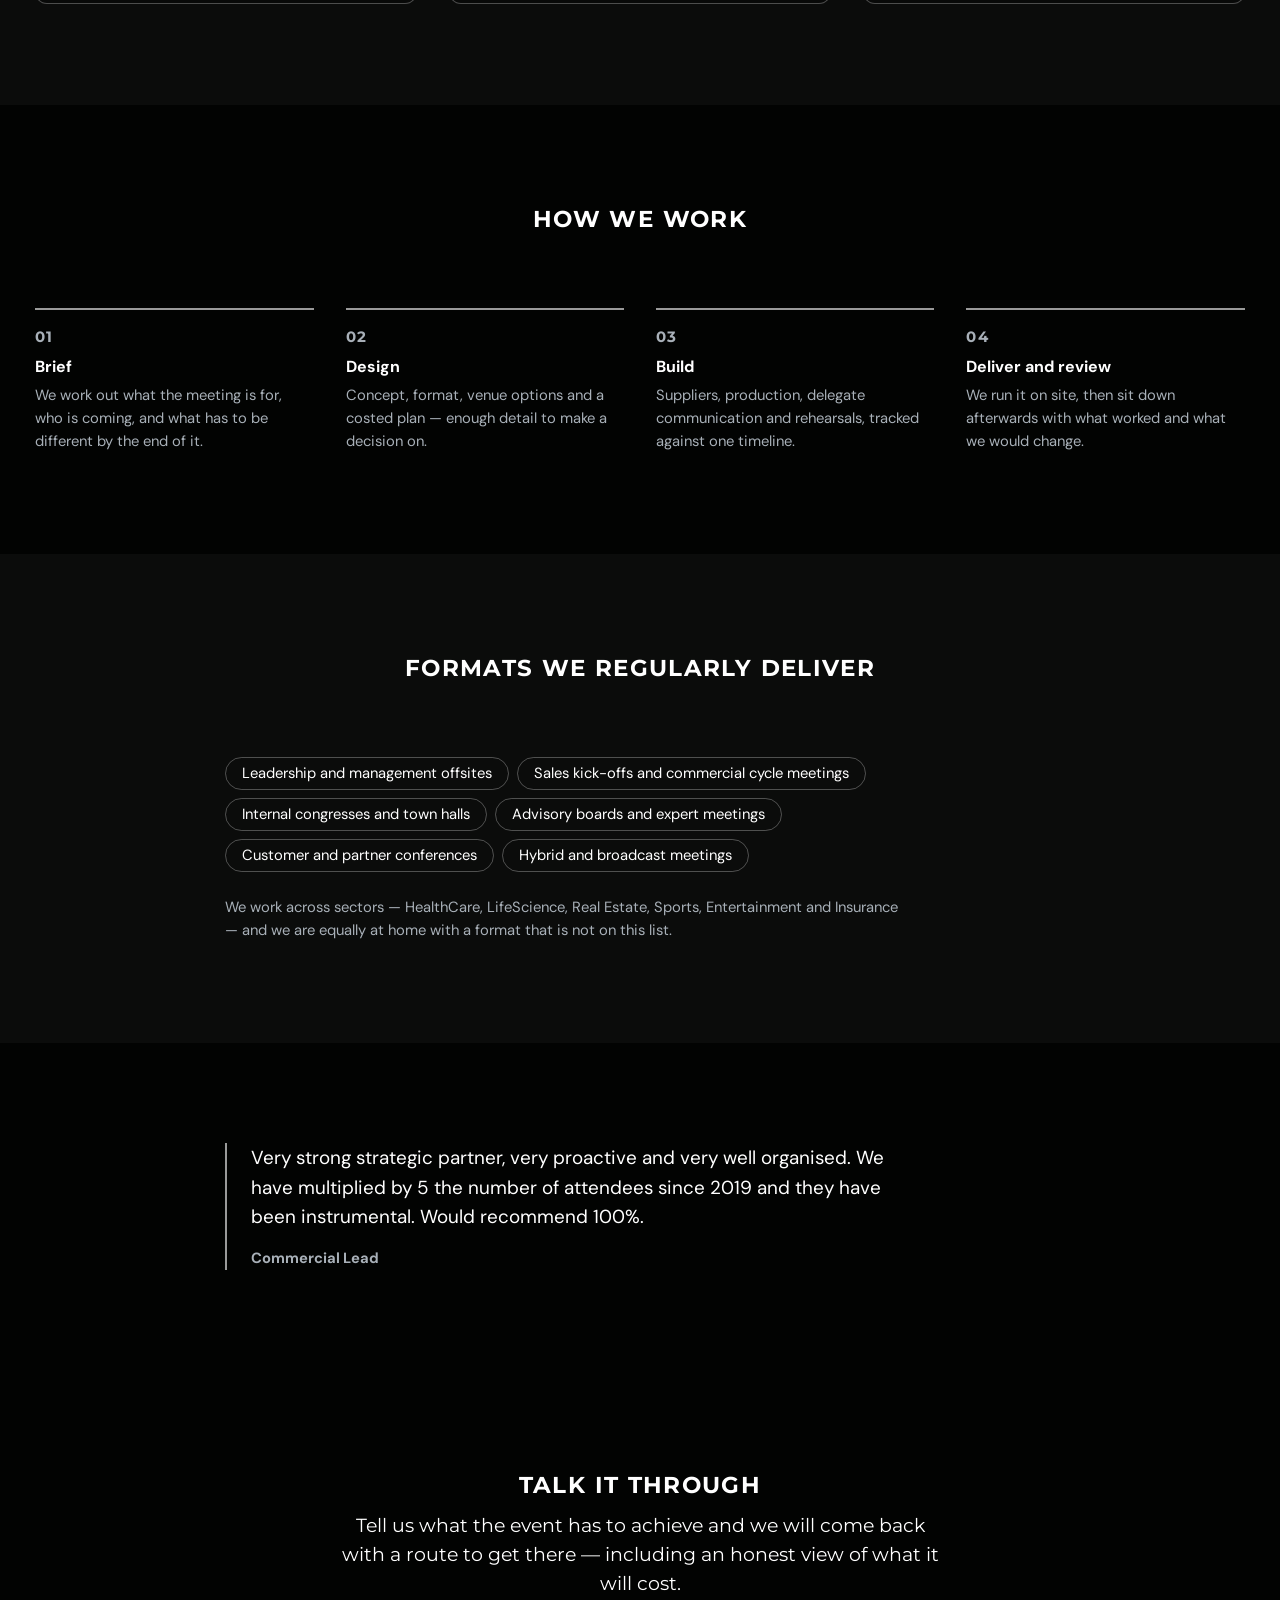
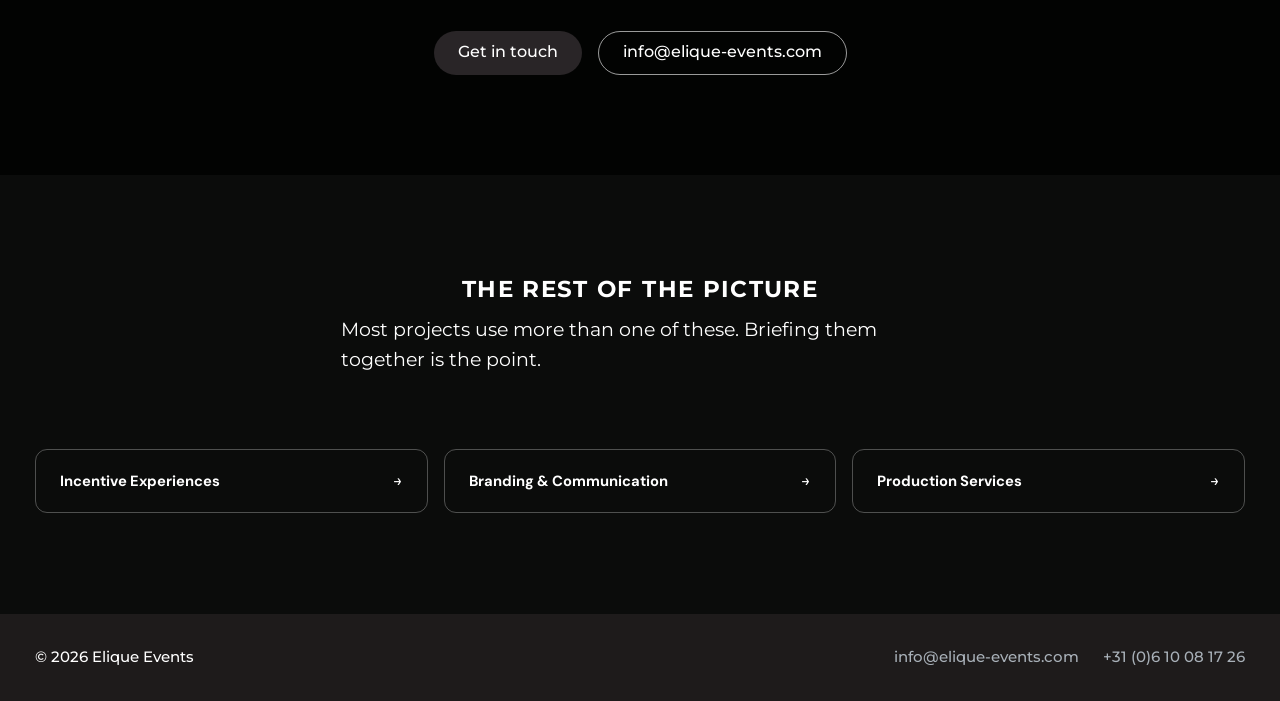
<file: services/corporate-meetings-and-events/index.html>
<!DOCTYPE html>
<html lang="en">

<head>
  <meta charset="UTF-8">
  <meta name="viewport" content="width=device-width, initial-scale=1, viewport-fit=cover">

  <title>Corporate Meetings &amp; Events Agency | Elique Events</title>
  <meta name="description" content="Full-service agency for corporate meetings and conferences. One team from first brief to final invoice: concept, venue, delegates, production and follow-up.">
  <link rel="canonical" href="https://elique-events.com/services/corporate-meetings-and-events/">
  <meta name="theme-color" content="#1e1b1b">

  <link rel="icon" href="../../assets/img/logo/icon-32.png" sizes="32x32" type="image/png">
  <link rel="icon" href="../../assets/img/logo/icon-192.png" sizes="192x192" type="image/png">
  <link rel="apple-touch-icon" href="../../assets/img/logo/icon-180.png">
  <link rel="manifest" href="../../site.webmanifest">

  <meta property="og:type" content="website">
  <meta property="og:site_name" content="Elique Events">
  <meta property="og:title" content="Corporate Meetings &amp; Events Agency | Elique Events">
  <meta property="og:description" content="Full-service agency for corporate meetings and conferences. One team from first brief to final invoice: concept, venue, delegates, production and follow-up.">
  <meta property="og:url" content="https://elique-events.com/services/corporate-meetings-and-events/">
  <meta property="og:image" content="https://elique-events.com/assets/img/og-image.jpg">
  <meta property="og:image:width" content="1200">
  <meta property="og:image:height" content="630">
  <meta property="og:locale" content="en_GB">
  <meta name="twitter:card" content="summary_large_image">

  <link rel="preconnect" href="https://fonts.googleapis.com">
  <link rel="preconnect" href="https://fonts.gstatic.com" crossorigin>
  <link rel="stylesheet"
    href="https://fonts.googleapis.com/css2?family=DM+Sans:opsz,wght@9..40,400;9..40,700&family=Montserrat:wght@400;500;700&display=swap">

  <link rel="stylesheet" href="../../style.css">
  <script src="../../index.js" defer></script>

  <script type="application/ld+json">
  {
    "@context": "https://schema.org",
    "@graph": [
      {
        "@type": "Service",
        "name": "Corporate Meetings & Events",
        "serviceType": "Corporate Meetings & Events",
        "description": "Full-service agency for corporate meetings and conferences. One team from first brief to final invoice: concept, venue, delegates, production and follow-up.",
        "url": "https://elique-events.com/services/corporate-meetings-and-events/",
        "provider": { "@id": "https://elique-events.com/#organisation" },
        "areaServed": [
          { "@type": "Country", "name": "Netherlands" },
          { "@type": "Place", "name": "Europe" }
        ]
      },
      {
        "@type": "BreadcrumbList",
        "itemListElement": [
          { "@type": "ListItem", "position": 1, "name": "Home", "item": "https://elique-events.com/" },
          { "@type": "ListItem", "position": 2, "name": "Services", "item": "https://elique-events.com/#services" },
          { "@type": "ListItem", "position": 3, "name": "Corporate Meetings & Events", "item": "https://elique-events.com/services/corporate-meetings-and-events/" }
        ]
      }
    ]
  }
  </script>
</head>

<body>
  <a class="skip-link" href="#main">Skip to content</a>

  <header class="site-header" id="site-header">
    <div class="site-header__inner">
      <a class="site-header__logo" href="../../index.html" aria-label="Elique Events — home">
        <picture>
          <source srcset="../../assets/img/logo/logo-white.webp" type="image/webp">
          <img src="../../assets/img/logo/logo-white.png" width="181" height="106" alt="Elique Events">
        </picture>
      </a>

      <nav class="nav" aria-label="Main">
        <ul class="nav__list">
          <li><a class="nav__link" href="../../index.html#home">Home</a></li>
          <li><a class="nav__link" href="../../index.html#services">Services</a></li>
          <li><a class="nav__link" href="../../index.html#testimonials">Testimonials</a></li>
          <li><a class="nav__link" href="../../index.html#about">About Us</a></li>
          <li><a class="nav__link" href="../../index.html#contact">Contact</a></li>
        </ul>
      </nav>

      <button class="nav-toggle" id="nav-toggle" type="button" aria-expanded="false" aria-controls="nav-drawer"
        aria-label="Open menu">
        <span class="nav-toggle__box" aria-hidden="true">
          <span class="nav-toggle__bar"></span><span class="nav-toggle__bar"></span><span class="nav-toggle__bar"></span>
        </span>
      </button>
    </div>

    <nav class="nav-drawer" id="nav-drawer" aria-label="Mobile" hidden>
      <ul class="nav-drawer__list">
          <li><a class="nav__link" href="../../index.html#home">Home</a></li>
          <li><a class="nav__link" href="../../index.html#services">Services</a></li>
          <li><a class="nav__link" href="../../index.html#testimonials">Testimonials</a></li>
          <li><a class="nav__link" href="../../index.html#about">About Us</a></li>
          <li><a class="nav__link" href="../../index.html#contact">Contact</a></li>
      </ul>
    </nav>
  </header>

  <main id="main">
    <article>
      <header class="page-hero">
        <div class="shell">
          <nav class="breadcrumb" aria-label="Breadcrumb">
            <ol>
              <li><a href="../../index.html">Home</a></li>
              <li><a href="../../index.html#services">Services</a></li>
              <li aria-current="page">Corporate Meetings &amp; Events</li>
            </ol>
          </nav>
          <h1 class="page-hero__title">Corporate Meetings &amp; Events</h1>
          <p class="page-hero__lead">Corporate meetings and conferences, handled end to end by one team</p>
        </div>
      </header>

      <section class="section section--intro">
        <div class="shell shell--narrow">
          <div class="page-media">
            <picture>
              <source type="image/avif" srcset="../../assets/img/services/meetings-400.avif 400w, ../../assets/img/services/meetings-700.avif 700w" sizes="(max-width: 800px) 100vw, 720px">
              <source type="image/webp" srcset="../../assets/img/services/meetings-400.webp 400w, ../../assets/img/services/meetings-700.webp 700w" sizes="(max-width: 800px) 100vw, 720px">
              <img class="page-media__img" src="../../assets/img/services/meetings-700.webp" width="700" height="505" decoding="async" alt="Delegates seated in front of a curved LED screen during a corporate plenary session.">
            </picture>
          </div>
          <div class="prose">
            <p>A corporate meeting has to do a job. A leadership offsite has to align people, a sales kick-off has to send them out motivated, an internal congress has to make a strategy land with an audience that has heard a lot of strategy before. We start from that job, not from a venue list.</p><p>Elique Events plans and runs corporate meetings and conferences for international organisations, with more than 25 years in the industry behind it. What sets us apart is that it is all one team: concept, venue, delegates, branding, production and the follow-up afterwards. You brief us once instead of coordinating five suppliers who have never met, and there is nobody to point at when something falls between them.</p><p>We work across sectors — from life science and healthcare to real estate, sports, entertainment and insurance — and we work as an extension of your team: proactive, contactable, and detailed enough that you can stop worrying about the logistics and concentrate on the content.</p>
          </div>
        </div>
      </section>

      <section class="section section--tint" aria-labelledby="includes-title">
        <div class="shell">
          <h2 class="section__title" id="includes-title">What a meeting project covers</h2>
          <div class="features">
            <div class="feature">
              <h3 class="feature__title">Concept and programme design</h3>
              <p class="feature__text">Working out what the meeting has to achieve, then shaping the agenda, session formats and running order around it.</p>
            </div>
            <div class="feature">
              <h3 class="feature__title">Venue sourcing and contracting</h3>
              <p class="feature__text">Finding and negotiating venues that fit the audience, the format and the budget — in the Netherlands and across Europe.</p>
            </div>
            <div class="feature">
              <h3 class="feature__title">Delegate management</h3>
              <p class="feature__text">Invitations, registration, travel, accommodation, dietary and accessibility requirements, and the communication that goes with all of it.</p>
            </div>
            <div class="feature">
              <h3 class="feature__title">Speaker and content coordination</h3>
              <p class="feature__text">Briefing speakers, collecting and rehearsing content, and keeping presentations on time and on message.</p>
            </div>
            <div class="feature">
              <h3 class="feature__title">On-site management</h3>
              <p class="feature__text">A team on the floor running the schedule, the suppliers and the room, so nothing lands on you during the event.</p>
            </div>
            <div class="feature">
              <h3 class="feature__title">Budget control and reporting</h3>
              <p class="feature__text">One budget you can follow, with reconciliation afterwards and a debrief on what to change next time.</p>
            </div>
          </div>
        </div>
      </section>

      <section class="section" aria-labelledby="steps-title">
        <div class="shell">
          <h2 class="section__title" id="steps-title">How we work</h2>
          <ol class="steps" role="list">
            <li class="steps__item">
              <h3 class="steps__title">Brief</h3>
              <p class="steps__text">We work out what the meeting is for, who is coming, and what has to be different by the end of it.</p>
            </li>
            <li class="steps__item">
              <h3 class="steps__title">Design</h3>
              <p class="steps__text">Concept, format, venue options and a costed plan — enough detail to make a decision on.</p>
            </li>
            <li class="steps__item">
              <h3 class="steps__title">Build</h3>
              <p class="steps__text">Suppliers, production, delegate communication and rehearsals, tracked against one timeline.</p>
            </li>
            <li class="steps__item">
              <h3 class="steps__title">Deliver and review</h3>
              <p class="steps__text">We run it on site, then sit down afterwards with what worked and what we would change.</p>
            </li>
          </ol>
        </div>
      </section>

      <section class="section section--tint" aria-labelledby="formats-title">
        <div class="shell shell--narrow">
          <h2 class="section__title" id="formats-title">Formats we regularly deliver</h2>
          <ul class="tags" role="list">
            <li>Leadership and management offsites</li>
            <li>Sales kick-offs and commercial cycle meetings</li>
            <li>Internal congresses and town halls</li>
            <li>Advisory boards and expert meetings</li>
            <li>Customer and partner conferences</li>
            <li>Hybrid and broadcast meetings</li>
          </ul>
          <p class="note">We work across sectors — HealthCare, LifeScience, Real Estate, Sports, Entertainment and Insurance — and we are equally at home with a format that is not on this list.</p>
        </div>
      </section>

      <section class="section" aria-labelledby="quote-title">
        <div class="shell shell--narrow">
          <h2 class="visually-hidden" id="quote-title">What clients say</h2>
          <blockquote class="pull-quote">
            <p>Very strong strategic partner, very proactive and very well organised. We have multiplied by 5 the number of attendees since 2019 and they have been instrumental. Would recommend 100%.</p>
            <footer class="quote__source">Commercial Lead</footer>
          </blockquote>
        </div>
      </section>

      <section class="section section--cta" aria-labelledby="cta-title">
        <div class="shell shell--narrow">
          <h2 class="section__title" id="cta-title">Talk it through</h2>
          <p class="section__lead">Tell us what the event has to achieve and we will come back with a route to get there — including an honest view of what it will cost.</p>
          <p class="cta-actions">
            <a class="btn" href="../../index.html#contact">Get in touch</a>
            <a class="btn btn--ghost" href="mailto:info@elique-events.com">info@elique-events.com</a>
          </p>
        </div>
      </section>

      <section class="section section--tint" aria-labelledby="related-title">
        <div class="shell">
          <h2 class="section__title" id="related-title">The rest of the picture</h2>
          <p class="section__lead">Most projects use more than one of these. Briefing them together is the point.</p>
          <ul class="related" role="list">
            <li><a class="related__link" href="../../services/incentive-experiences/">
              <span class="related__name">Incentive Experiences</span>
              <span class="related__go" aria-hidden="true">&rarr;</span>
            </a></li>
            <li><a class="related__link" href="../../services/branding-and-communication/">
              <span class="related__name">Branding &amp; Communication</span>
              <span class="related__go" aria-hidden="true">&rarr;</span>
            </a></li>
            <li><a class="related__link" href="../../services/production-services/">
              <span class="related__name">Production Services</span>
              <span class="related__go" aria-hidden="true">&rarr;</span>
            </a></li>
          </ul>
        </div>
      </section>
    </article>
  </main>

  <footer class="site-footer">
    <div class="shell site-footer__inner">
      <p class="site-footer__copy">&copy; <span data-year>2026</span> Elique Events</p>
      <ul class="site-footer__links" role="list">
        <li><a href="mailto:info@elique-events.com">info@elique-events.com</a></li>
        <li><a href="tel:+31610081726">+31 (0)6 10 08 17 26</a></li>
      </ul>
    </div>
  </footer>

  <button class="to-top" id="to-top" type="button" aria-label="Back to top" hidden>
    <svg viewBox="0 0 24 24" width="20" height="20" aria-hidden="true" focusable="false">
      <path d="M12 19V5m-7 7 7-7 7 7" fill="none" stroke="currentColor" stroke-width="2" stroke-linecap="round"
        stroke-linejoin="round" />
    </svg>
  </button>
</body>

</html>
</file>
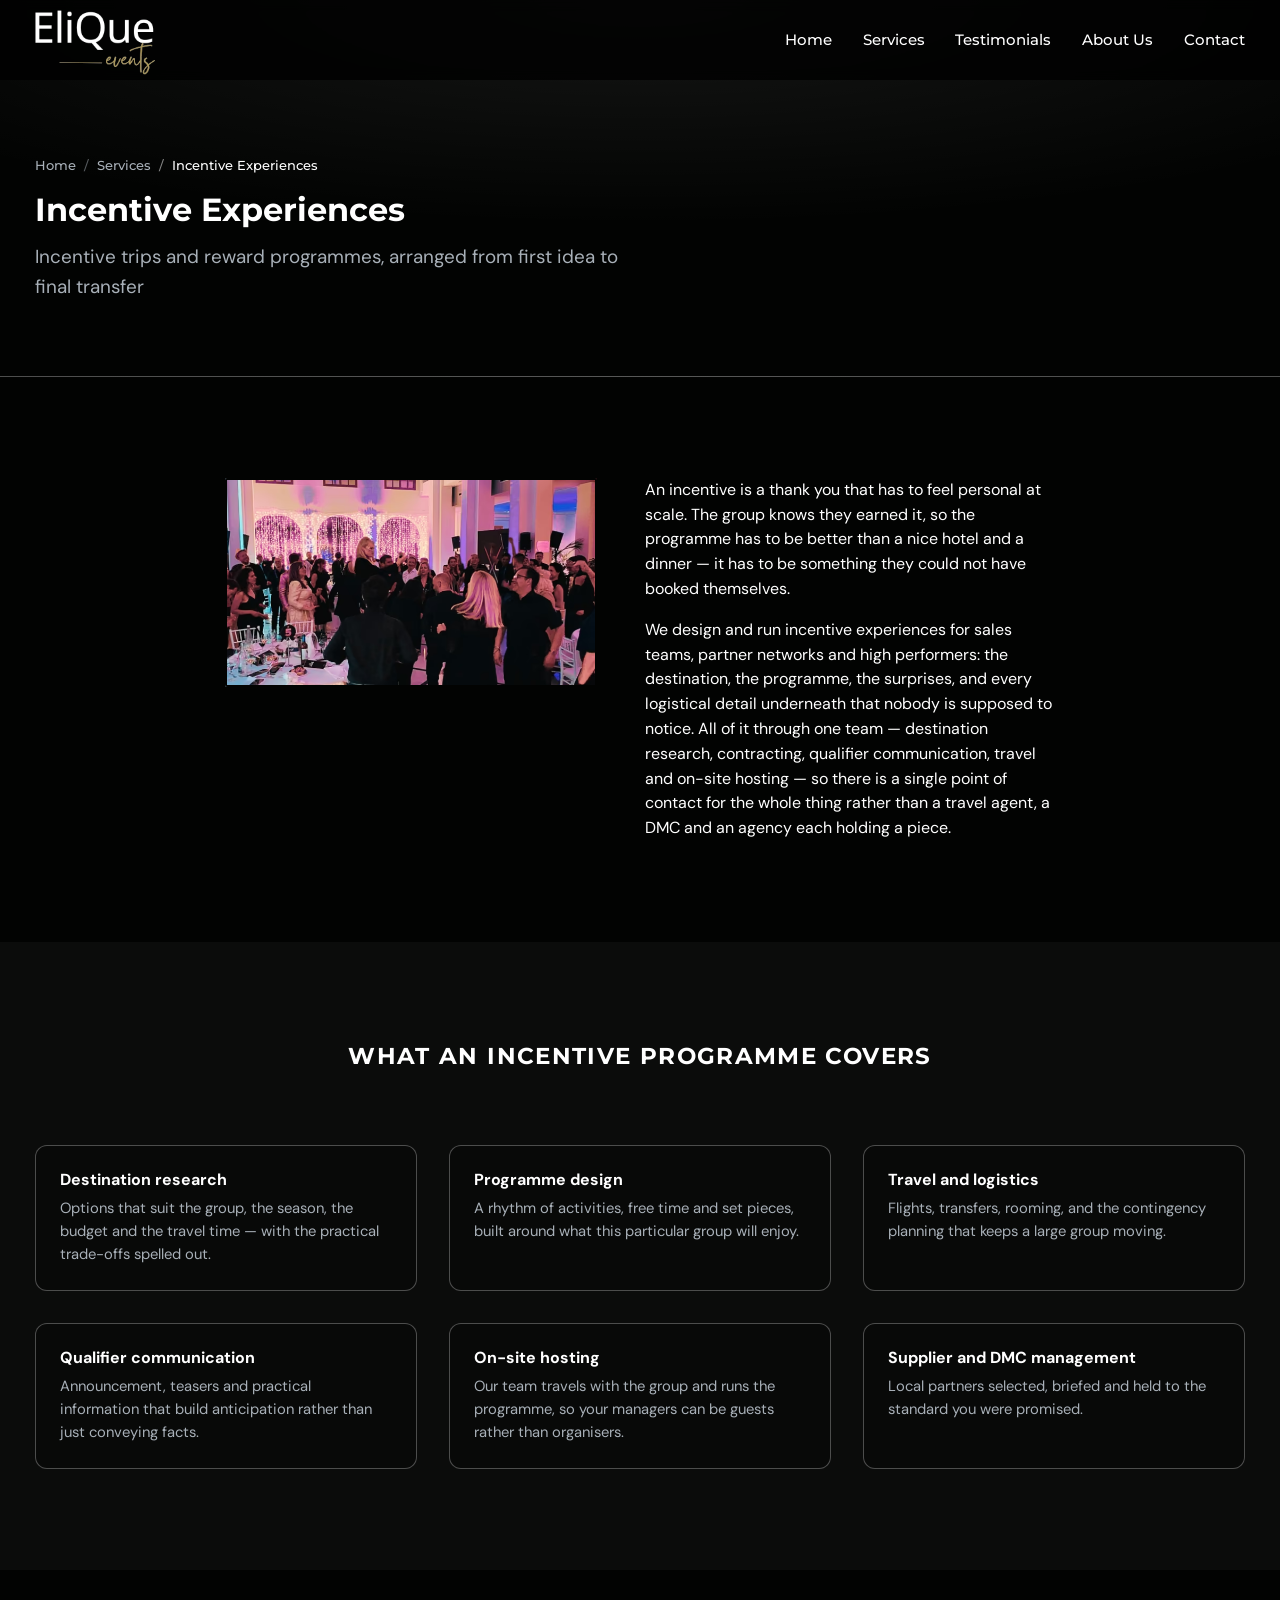
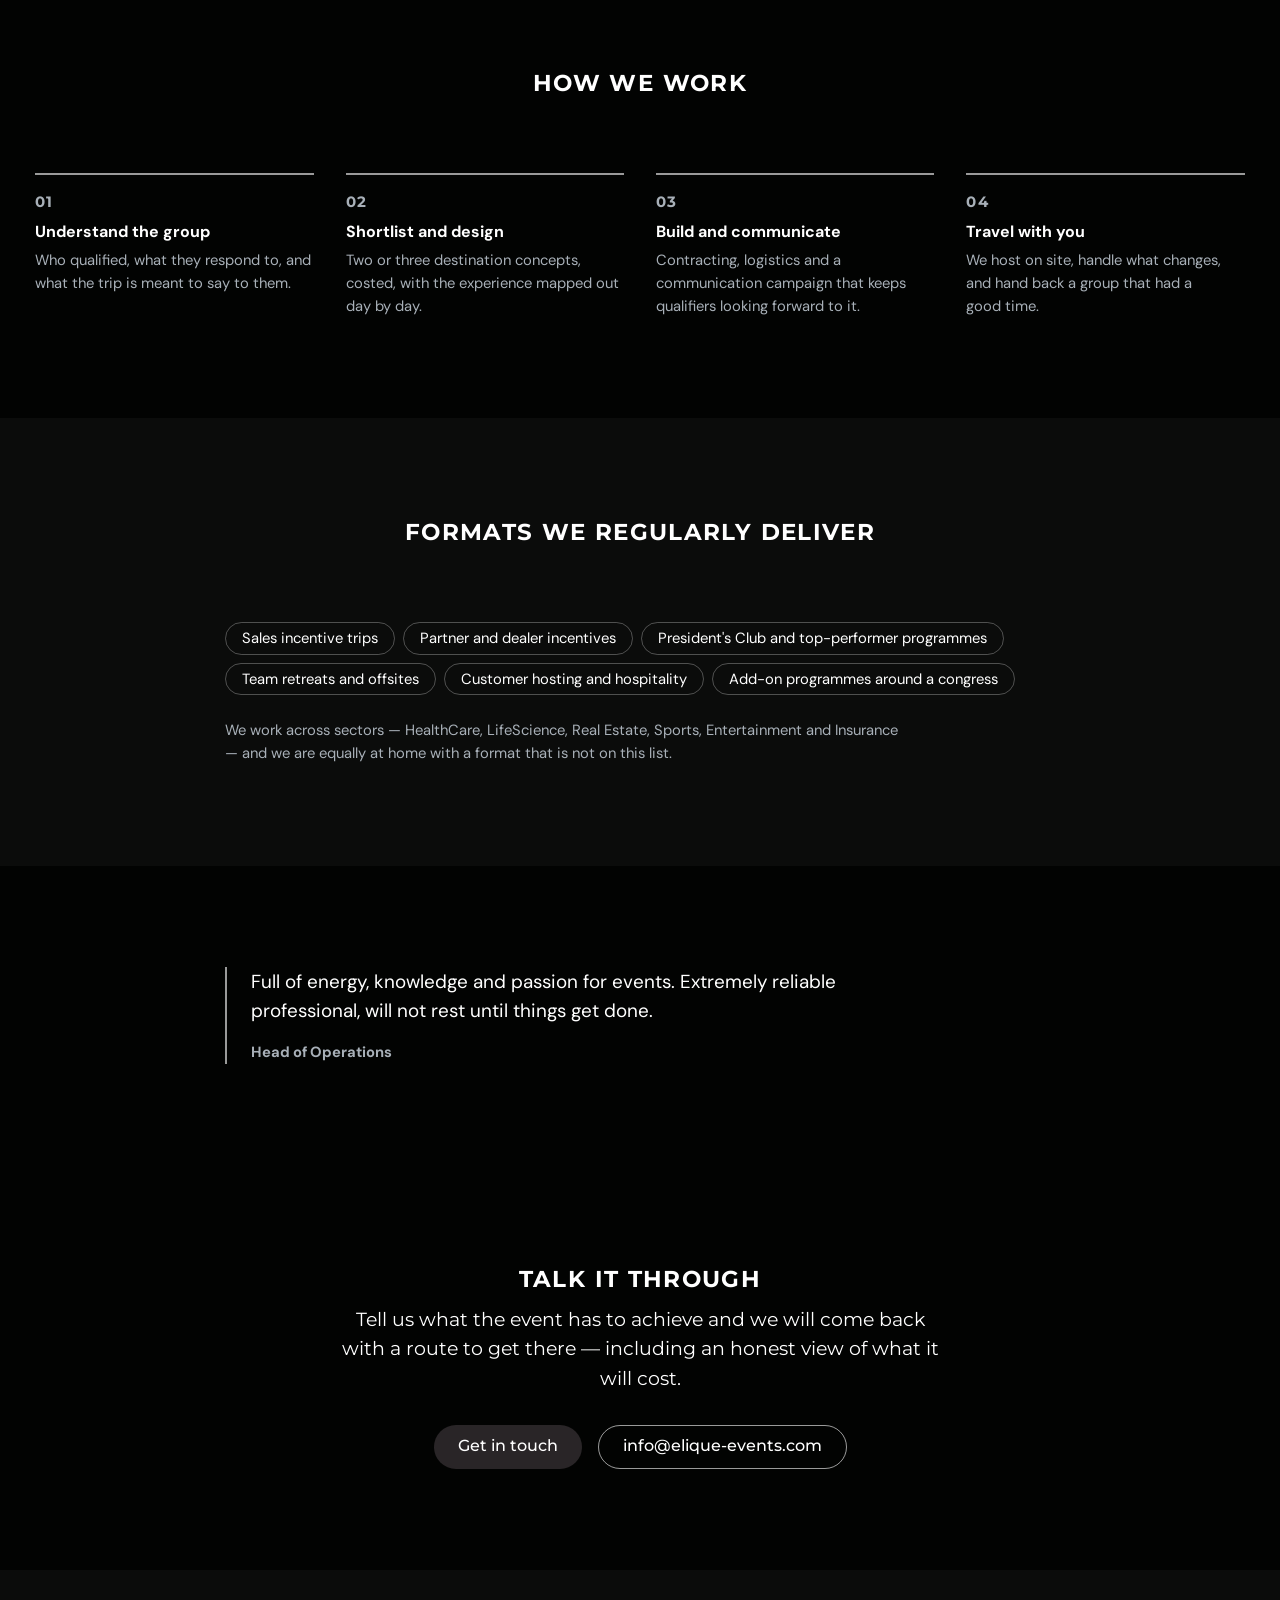
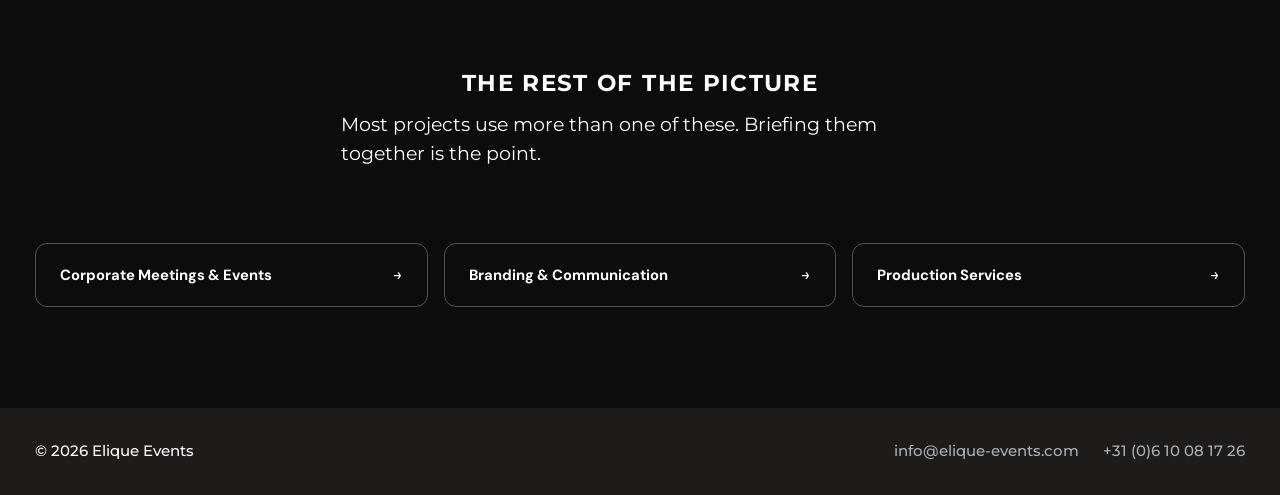
<file: services/incentive-experiences/index.html>
<!DOCTYPE html>
<html lang="en">

<head>
  <meta charset="UTF-8">
  <meta name="viewport" content="width=device-width, initial-scale=1, viewport-fit=cover">

  <title>Incentive Travel &amp; Corporate Incentive Programmes | Elique Events</title>
  <meta name="description" content="End-to-end incentive trips and reward programmes for sales teams and partners. Destination, programme, travel and on-site hosting handled by one team.">
  <link rel="canonical" href="https://elique-events.com/services/incentive-experiences/">
  <meta name="theme-color" content="#1e1b1b">

  <link rel="icon" href="../../assets/img/logo/icon-32.png" sizes="32x32" type="image/png">
  <link rel="icon" href="../../assets/img/logo/icon-192.png" sizes="192x192" type="image/png">
  <link rel="apple-touch-icon" href="../../assets/img/logo/icon-180.png">
  <link rel="manifest" href="../../site.webmanifest">

  <meta property="og:type" content="website">
  <meta property="og:site_name" content="Elique Events">
  <meta property="og:title" content="Incentive Travel &amp; Corporate Incentive Programmes | Elique Events">
  <meta property="og:description" content="End-to-end incentive trips and reward programmes for sales teams and partners. Destination, programme, travel and on-site hosting handled by one team.">
  <meta property="og:url" content="https://elique-events.com/services/incentive-experiences/">
  <meta property="og:image" content="https://elique-events.com/assets/img/og-image.jpg">
  <meta property="og:image:width" content="1200">
  <meta property="og:image:height" content="630">
  <meta property="og:locale" content="en_GB">
  <meta name="twitter:card" content="summary_large_image">

  <link rel="preconnect" href="https://fonts.googleapis.com">
  <link rel="preconnect" href="https://fonts.gstatic.com" crossorigin>
  <link rel="stylesheet"
    href="https://fonts.googleapis.com/css2?family=DM+Sans:opsz,wght@9..40,400;9..40,700&family=Montserrat:wght@400;500;700&display=swap">

  <link rel="stylesheet" href="../../style.css">
  <script src="../../index.js" defer></script>

  <script type="application/ld+json">
  {
    "@context": "https://schema.org",
    "@graph": [
      {
        "@type": "Service",
        "name": "Incentive Experiences",
        "serviceType": "Incentive Experiences",
        "description": "End-to-end incentive trips and reward programmes for sales teams and partners. Destination, programme, travel and on-site hosting handled by one team.",
        "url": "https://elique-events.com/services/incentive-experiences/",
        "provider": { "@id": "https://elique-events.com/#organisation" },
        "areaServed": [
          { "@type": "Country", "name": "Netherlands" },
          { "@type": "Place", "name": "Europe" }
        ]
      },
      {
        "@type": "BreadcrumbList",
        "itemListElement": [
          { "@type": "ListItem", "position": 1, "name": "Home", "item": "https://elique-events.com/" },
          { "@type": "ListItem", "position": 2, "name": "Services", "item": "https://elique-events.com/#services" },
          { "@type": "ListItem", "position": 3, "name": "Incentive Experiences", "item": "https://elique-events.com/services/incentive-experiences/" }
        ]
      }
    ]
  }
  </script>
</head>

<body>
  <a class="skip-link" href="#main">Skip to content</a>

  <header class="site-header" id="site-header">
    <div class="site-header__inner">
      <a class="site-header__logo" href="../../index.html" aria-label="Elique Events — home">
        <picture>
          <source srcset="../../assets/img/logo/logo-white.webp" type="image/webp">
          <img src="../../assets/img/logo/logo-white.png" width="181" height="106" alt="Elique Events">
        </picture>
      </a>

      <nav class="nav" aria-label="Main">
        <ul class="nav__list">
          <li><a class="nav__link" href="../../index.html#home">Home</a></li>
          <li><a class="nav__link" href="../../index.html#services">Services</a></li>
          <li><a class="nav__link" href="../../index.html#testimonials">Testimonials</a></li>
          <li><a class="nav__link" href="../../index.html#about">About Us</a></li>
          <li><a class="nav__link" href="../../index.html#contact">Contact</a></li>
        </ul>
      </nav>

      <button class="nav-toggle" id="nav-toggle" type="button" aria-expanded="false" aria-controls="nav-drawer"
        aria-label="Open menu">
        <span class="nav-toggle__box" aria-hidden="true">
          <span class="nav-toggle__bar"></span><span class="nav-toggle__bar"></span><span class="nav-toggle__bar"></span>
        </span>
      </button>
    </div>

    <nav class="nav-drawer" id="nav-drawer" aria-label="Mobile" hidden>
      <ul class="nav-drawer__list">
          <li><a class="nav__link" href="../../index.html#home">Home</a></li>
          <li><a class="nav__link" href="../../index.html#services">Services</a></li>
          <li><a class="nav__link" href="../../index.html#testimonials">Testimonials</a></li>
          <li><a class="nav__link" href="../../index.html#about">About Us</a></li>
          <li><a class="nav__link" href="../../index.html#contact">Contact</a></li>
      </ul>
    </nav>
  </header>

  <main id="main">
    <article>
      <header class="page-hero">
        <div class="shell">
          <nav class="breadcrumb" aria-label="Breadcrumb">
            <ol>
              <li><a href="../../index.html">Home</a></li>
              <li><a href="../../index.html#services">Services</a></li>
              <li aria-current="page">Incentive Experiences</li>
            </ol>
          </nav>
          <h1 class="page-hero__title">Incentive Experiences</h1>
          <p class="page-hero__lead">Incentive trips and reward programmes, arranged from first idea to final transfer</p>
        </div>
      </header>

      <section class="section section--intro">
        <div class="shell shell--narrow">
          <div class="page-media">
            <picture>
              <source type="image/avif" srcset="../../assets/img/services/incentive-400.avif 400w, ../../assets/img/services/incentive-700.avif 700w" sizes="(max-width: 800px) 100vw, 720px">
              <source type="image/webp" srcset="../../assets/img/services/incentive-400.webp 400w, ../../assets/img/services/incentive-700.webp 700w" sizes="(max-width: 800px) 100vw, 720px">
              <img class="page-media__img" src="../../assets/img/services/incentive-700.webp" width="700" height="505" decoding="async" alt="Guests dancing at an evening reception in a light-filled venue.">
            </picture>
          </div>
          <div class="prose">
            <p>An incentive is a thank you that has to feel personal at scale. The group knows they earned it, so the programme has to be better than a nice hotel and a dinner — it has to be something they could not have booked themselves.</p><p>We design and run incentive experiences for sales teams, partner networks and high performers: the destination, the programme, the surprises, and every logistical detail underneath that nobody is supposed to notice. All of it through one team — destination research, contracting, qualifier communication, travel and on-site hosting — so there is a single point of contact for the whole thing rather than a travel agent, a DMC and an agency each holding a piece.</p>
          </div>
        </div>
      </section>

      <section class="section section--tint" aria-labelledby="includes-title">
        <div class="shell">
          <h2 class="section__title" id="includes-title">What an incentive programme covers</h2>
          <div class="features">
            <div class="feature">
              <h3 class="feature__title">Destination research</h3>
              <p class="feature__text">Options that suit the group, the season, the budget and the travel time — with the practical trade-offs spelled out.</p>
            </div>
            <div class="feature">
              <h3 class="feature__title">Programme design</h3>
              <p class="feature__text">A rhythm of activities, free time and set pieces, built around what this particular group will enjoy.</p>
            </div>
            <div class="feature">
              <h3 class="feature__title">Travel and logistics</h3>
              <p class="feature__text">Flights, transfers, rooming, and the contingency planning that keeps a large group moving.</p>
            </div>
            <div class="feature">
              <h3 class="feature__title">Qualifier communication</h3>
              <p class="feature__text">Announcement, teasers and practical information that build anticipation rather than just conveying facts.</p>
            </div>
            <div class="feature">
              <h3 class="feature__title">On-site hosting</h3>
              <p class="feature__text">Our team travels with the group and runs the programme, so your managers can be guests rather than organisers.</p>
            </div>
            <div class="feature">
              <h3 class="feature__title">Supplier and DMC management</h3>
              <p class="feature__text">Local partners selected, briefed and held to the standard you were promised.</p>
            </div>
          </div>
        </div>
      </section>

      <section class="section" aria-labelledby="steps-title">
        <div class="shell">
          <h2 class="section__title" id="steps-title">How we work</h2>
          <ol class="steps" role="list">
            <li class="steps__item">
              <h3 class="steps__title">Understand the group</h3>
              <p class="steps__text">Who qualified, what they respond to, and what the trip is meant to say to them.</p>
            </li>
            <li class="steps__item">
              <h3 class="steps__title">Shortlist and design</h3>
              <p class="steps__text">Two or three destination concepts, costed, with the experience mapped out day by day.</p>
            </li>
            <li class="steps__item">
              <h3 class="steps__title">Build and communicate</h3>
              <p class="steps__text">Contracting, logistics and a communication campaign that keeps qualifiers looking forward to it.</p>
            </li>
            <li class="steps__item">
              <h3 class="steps__title">Travel with you</h3>
              <p class="steps__text">We host on site, handle what changes, and hand back a group that had a good time.</p>
            </li>
          </ol>
        </div>
      </section>

      <section class="section section--tint" aria-labelledby="formats-title">
        <div class="shell shell--narrow">
          <h2 class="section__title" id="formats-title">Formats we regularly deliver</h2>
          <ul class="tags" role="list">
            <li>Sales incentive trips</li>
            <li>Partner and dealer incentives</li>
            <li>President's Club and top-performer programmes</li>
            <li>Team retreats and offsites</li>
            <li>Customer hosting and hospitality</li>
            <li>Add-on programmes around a congress</li>
          </ul>
          <p class="note">We work across sectors — HealthCare, LifeScience, Real Estate, Sports, Entertainment and Insurance — and we are equally at home with a format that is not on this list.</p>
        </div>
      </section>

      <section class="section" aria-labelledby="quote-title">
        <div class="shell shell--narrow">
          <h2 class="visually-hidden" id="quote-title">What clients say</h2>
          <blockquote class="pull-quote">
            <p>Full of energy, knowledge and passion for events. Extremely reliable professional, will not rest until things get done.</p>
            <footer class="quote__source">Head of Operations</footer>
          </blockquote>
        </div>
      </section>

      <section class="section section--cta" aria-labelledby="cta-title">
        <div class="shell shell--narrow">
          <h2 class="section__title" id="cta-title">Talk it through</h2>
          <p class="section__lead">Tell us what the event has to achieve and we will come back with a route to get there — including an honest view of what it will cost.</p>
          <p class="cta-actions">
            <a class="btn" href="../../index.html#contact">Get in touch</a>
            <a class="btn btn--ghost" href="mailto:info@elique-events.com">info@elique-events.com</a>
          </p>
        </div>
      </section>

      <section class="section section--tint" aria-labelledby="related-title">
        <div class="shell">
          <h2 class="section__title" id="related-title">The rest of the picture</h2>
          <p class="section__lead">Most projects use more than one of these. Briefing them together is the point.</p>
          <ul class="related" role="list">
            <li><a class="related__link" href="../../services/corporate-meetings-and-events/">
              <span class="related__name">Corporate Meetings &amp; Events</span>
              <span class="related__go" aria-hidden="true">&rarr;</span>
            </a></li>
            <li><a class="related__link" href="../../services/branding-and-communication/">
              <span class="related__name">Branding &amp; Communication</span>
              <span class="related__go" aria-hidden="true">&rarr;</span>
            </a></li>
            <li><a class="related__link" href="../../services/production-services/">
              <span class="related__name">Production Services</span>
              <span class="related__go" aria-hidden="true">&rarr;</span>
            </a></li>
          </ul>
        </div>
      </section>
    </article>
  </main>

  <footer class="site-footer">
    <div class="shell site-footer__inner">
      <p class="site-footer__copy">&copy; <span data-year>2026</span> Elique Events</p>
      <ul class="site-footer__links" role="list">
        <li><a href="mailto:info@elique-events.com">info@elique-events.com</a></li>
        <li><a href="tel:+31610081726">+31 (0)6 10 08 17 26</a></li>
      </ul>
    </div>
  </footer>

  <button class="to-top" id="to-top" type="button" aria-label="Back to top" hidden>
    <svg viewBox="0 0 24 24" width="20" height="20" aria-hidden="true" focusable="false">
      <path d="M12 19V5m-7 7 7-7 7 7" fill="none" stroke="currentColor" stroke-width="2" stroke-linecap="round"
        stroke-linejoin="round" />
    </svg>
  </button>
</body>

</html>
</file>
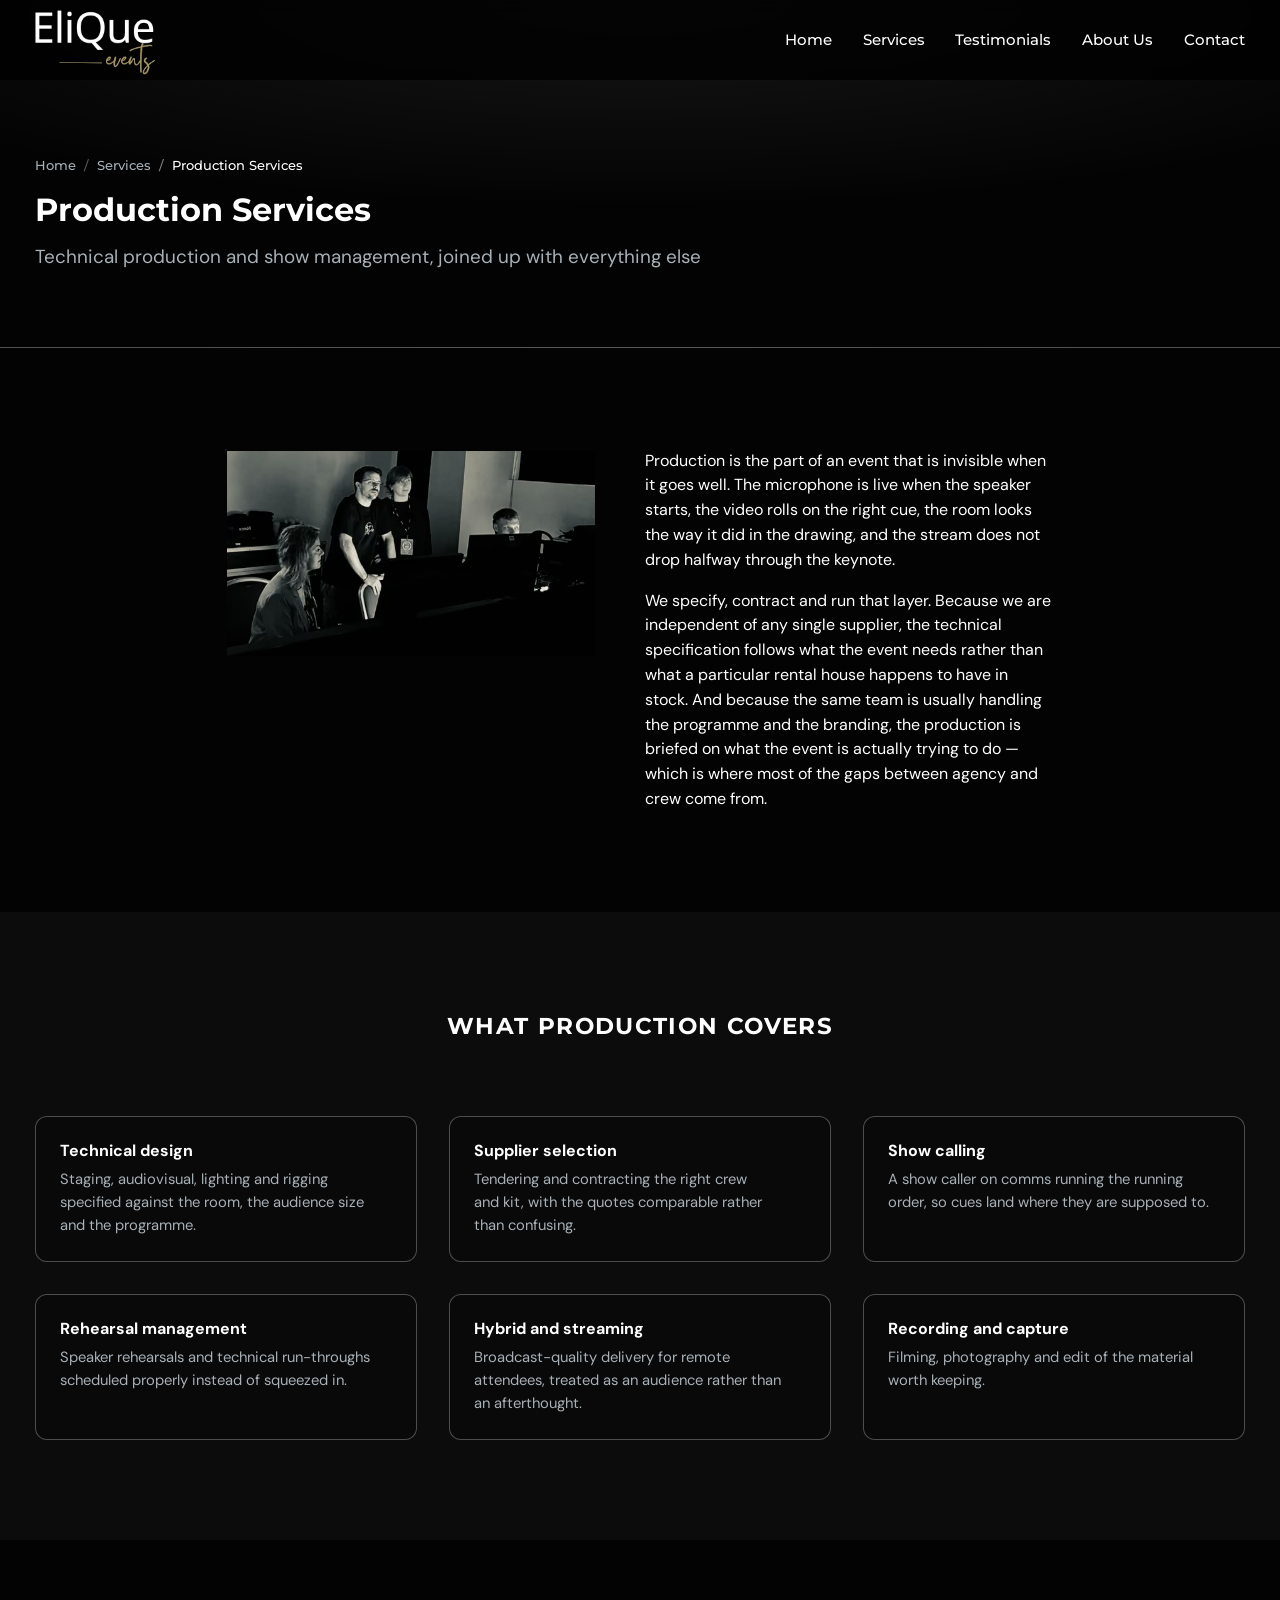
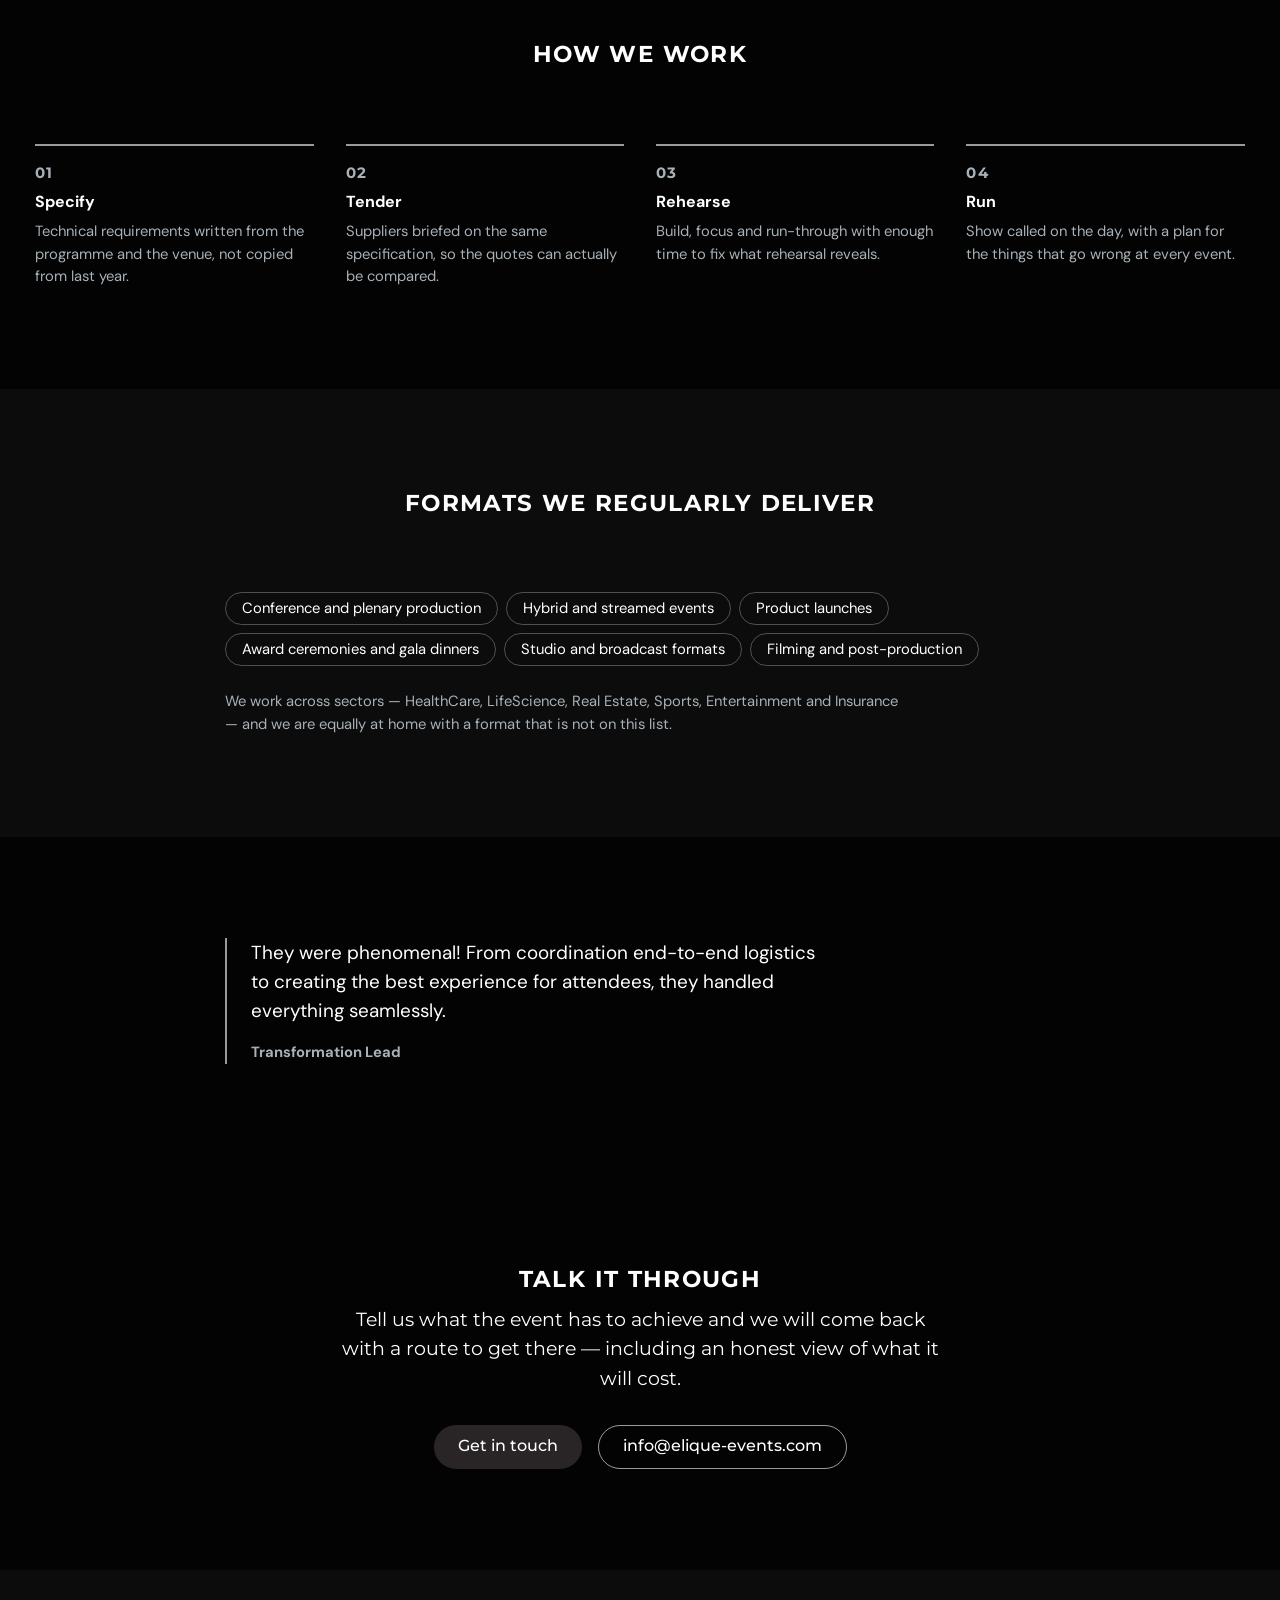
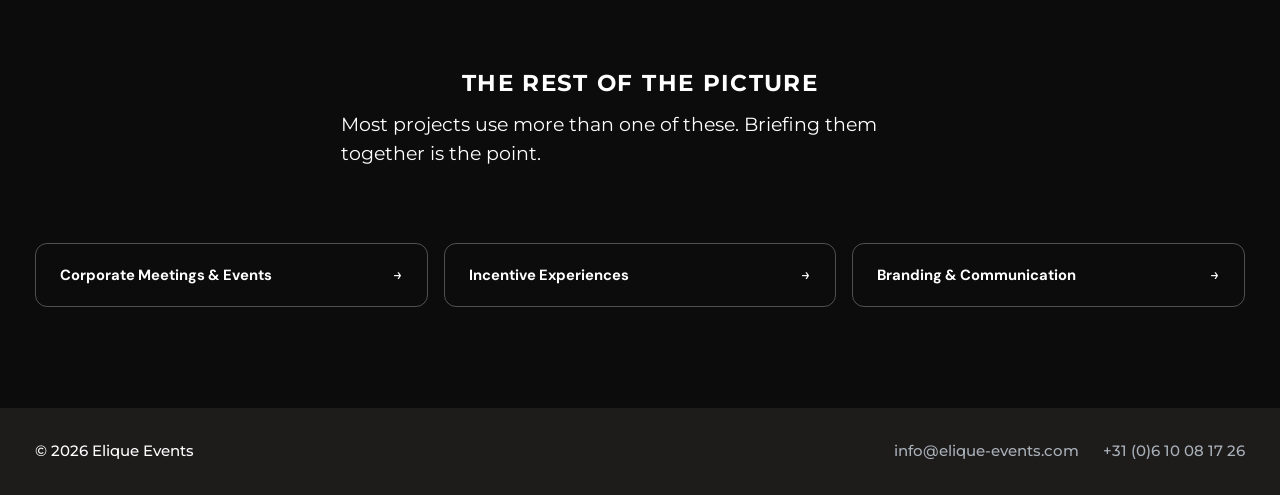
<file: services/production-services/index.html>
<!DOCTYPE html>
<html lang="en">

<head>
  <meta charset="UTF-8">
  <meta name="viewport" content="width=device-width, initial-scale=1, viewport-fit=cover">

  <title>Corporate Event Production &amp; Technical Management | Elique Events</title>
  <meta name="description" content="Technical production for corporate events: staging, audiovisual, lighting, show calling and hybrid delivery. Supplier-independent and joined up with the rest.">
  <link rel="canonical" href="https://elique-events.com/services/production-services/">
  <meta name="theme-color" content="#1e1b1b">

  <link rel="icon" href="../../assets/img/logo/icon-32.png" sizes="32x32" type="image/png">
  <link rel="icon" href="../../assets/img/logo/icon-192.png" sizes="192x192" type="image/png">
  <link rel="apple-touch-icon" href="../../assets/img/logo/icon-180.png">
  <link rel="manifest" href="../../site.webmanifest">

  <meta property="og:type" content="website">
  <meta property="og:site_name" content="Elique Events">
  <meta property="og:title" content="Corporate Event Production &amp; Technical Management | Elique Events">
  <meta property="og:description" content="Technical production for corporate events: staging, audiovisual, lighting, show calling and hybrid delivery. Supplier-independent and joined up with the rest.">
  <meta property="og:url" content="https://elique-events.com/services/production-services/">
  <meta property="og:image" content="https://elique-events.com/assets/img/og-image.jpg">
  <meta property="og:image:width" content="1200">
  <meta property="og:image:height" content="630">
  <meta property="og:locale" content="en_GB">
  <meta name="twitter:card" content="summary_large_image">

  <link rel="preconnect" href="https://fonts.googleapis.com">
  <link rel="preconnect" href="https://fonts.gstatic.com" crossorigin>
  <link rel="stylesheet"
    href="https://fonts.googleapis.com/css2?family=DM+Sans:opsz,wght@9..40,400;9..40,700&family=Montserrat:wght@400;500;700&display=swap">

  <link rel="stylesheet" href="../../style.css">
  <script src="../../index.js" defer></script>

  <script type="application/ld+json">
  {
    "@context": "https://schema.org",
    "@graph": [
      {
        "@type": "Service",
        "name": "Production Services",
        "serviceType": "Production Services",
        "description": "Technical production for corporate events: staging, audiovisual, lighting, show calling and hybrid delivery. Supplier-independent and joined up with the rest.",
        "url": "https://elique-events.com/services/production-services/",
        "provider": { "@id": "https://elique-events.com/#organisation" },
        "areaServed": [
          { "@type": "Country", "name": "Netherlands" },
          { "@type": "Place", "name": "Europe" }
        ]
      },
      {
        "@type": "BreadcrumbList",
        "itemListElement": [
          { "@type": "ListItem", "position": 1, "name": "Home", "item": "https://elique-events.com/" },
          { "@type": "ListItem", "position": 2, "name": "Services", "item": "https://elique-events.com/#services" },
          { "@type": "ListItem", "position": 3, "name": "Production Services", "item": "https://elique-events.com/services/production-services/" }
        ]
      }
    ]
  }
  </script>
</head>

<body>
  <a class="skip-link" href="#main">Skip to content</a>

  <header class="site-header" id="site-header">
    <div class="site-header__inner">
      <a class="site-header__logo" href="../../index.html" aria-label="Elique Events — home">
        <picture>
          <source srcset="../../assets/img/logo/logo-white.webp" type="image/webp">
          <img src="../../assets/img/logo/logo-white.png" width="181" height="106" alt="Elique Events">
        </picture>
      </a>

      <nav class="nav" aria-label="Main">
        <ul class="nav__list">
          <li><a class="nav__link" href="../../index.html#home">Home</a></li>
          <li><a class="nav__link" href="../../index.html#services">Services</a></li>
          <li><a class="nav__link" href="../../index.html#testimonials">Testimonials</a></li>
          <li><a class="nav__link" href="../../index.html#about">About Us</a></li>
          <li><a class="nav__link" href="../../index.html#contact">Contact</a></li>
        </ul>
      </nav>

      <button class="nav-toggle" id="nav-toggle" type="button" aria-expanded="false" aria-controls="nav-drawer"
        aria-label="Open menu">
        <span class="nav-toggle__box" aria-hidden="true">
          <span class="nav-toggle__bar"></span><span class="nav-toggle__bar"></span><span class="nav-toggle__bar"></span>
        </span>
      </button>
    </div>

    <nav class="nav-drawer" id="nav-drawer" aria-label="Mobile" hidden>
      <ul class="nav-drawer__list">
          <li><a class="nav__link" href="../../index.html#home">Home</a></li>
          <li><a class="nav__link" href="../../index.html#services">Services</a></li>
          <li><a class="nav__link" href="../../index.html#testimonials">Testimonials</a></li>
          <li><a class="nav__link" href="../../index.html#about">About Us</a></li>
          <li><a class="nav__link" href="../../index.html#contact">Contact</a></li>
      </ul>
    </nav>
  </header>

  <main id="main">
    <article>
      <header class="page-hero">
        <div class="shell">
          <nav class="breadcrumb" aria-label="Breadcrumb">
            <ol>
              <li><a href="../../index.html">Home</a></li>
              <li><a href="../../index.html#services">Services</a></li>
              <li aria-current="page">Production Services</li>
            </ol>
          </nav>
          <h1 class="page-hero__title">Production Services</h1>
          <p class="page-hero__lead">Technical production and show management, joined up with everything else</p>
        </div>
      </header>

      <section class="section section--intro">
        <div class="shell shell--narrow">
          <div class="page-media">
            <picture>
              <source type="image/avif" srcset="../../assets/img/services/production-400.avif 400w, ../../assets/img/services/production-700.avif 700w" sizes="(max-width: 800px) 100vw, 720px">
              <source type="image/webp" srcset="../../assets/img/services/production-400.webp 400w, ../../assets/img/services/production-700.webp 700w" sizes="(max-width: 800px) 100vw, 720px">
              <img class="page-media__img" src="../../assets/img/services/production-700.webp" width="700" height="505" decoding="async" alt="A production gallery with monitors and control desks during a live broadcast.">
            </picture>
          </div>
          <div class="prose">
            <p>Production is the part of an event that is invisible when it goes well. The microphone is live when the speaker starts, the video rolls on the right cue, the room looks the way it did in the drawing, and the stream does not drop halfway through the keynote.</p><p>We specify, contract and run that layer. Because we are independent of any single supplier, the technical specification follows what the event needs rather than what a particular rental house happens to have in stock. And because the same team is usually handling the programme and the branding, the production is briefed on what the event is actually trying to do — which is where most of the gaps between agency and crew come from.</p>
          </div>
        </div>
      </section>

      <section class="section section--tint" aria-labelledby="includes-title">
        <div class="shell">
          <h2 class="section__title" id="includes-title">What production covers</h2>
          <div class="features">
            <div class="feature">
              <h3 class="feature__title">Technical design</h3>
              <p class="feature__text">Staging, audiovisual, lighting and rigging specified against the room, the audience size and the programme.</p>
            </div>
            <div class="feature">
              <h3 class="feature__title">Supplier selection</h3>
              <p class="feature__text">Tendering and contracting the right crew and kit, with the quotes comparable rather than confusing.</p>
            </div>
            <div class="feature">
              <h3 class="feature__title">Show calling</h3>
              <p class="feature__text">A show caller on comms running the running order, so cues land where they are supposed to.</p>
            </div>
            <div class="feature">
              <h3 class="feature__title">Rehearsal management</h3>
              <p class="feature__text">Speaker rehearsals and technical run-throughs scheduled properly instead of squeezed in.</p>
            </div>
            <div class="feature">
              <h3 class="feature__title">Hybrid and streaming</h3>
              <p class="feature__text">Broadcast-quality delivery for remote attendees, treated as an audience rather than an afterthought.</p>
            </div>
            <div class="feature">
              <h3 class="feature__title">Recording and capture</h3>
              <p class="feature__text">Filming, photography and edit of the material worth keeping.</p>
            </div>
          </div>
        </div>
      </section>

      <section class="section" aria-labelledby="steps-title">
        <div class="shell">
          <h2 class="section__title" id="steps-title">How we work</h2>
          <ol class="steps" role="list">
            <li class="steps__item">
              <h3 class="steps__title">Specify</h3>
              <p class="steps__text">Technical requirements written from the programme and the venue, not copied from last year.</p>
            </li>
            <li class="steps__item">
              <h3 class="steps__title">Tender</h3>
              <p class="steps__text">Suppliers briefed on the same specification, so the quotes can actually be compared.</p>
            </li>
            <li class="steps__item">
              <h3 class="steps__title">Rehearse</h3>
              <p class="steps__text">Build, focus and run-through with enough time to fix what rehearsal reveals.</p>
            </li>
            <li class="steps__item">
              <h3 class="steps__title">Run</h3>
              <p class="steps__text">Show called on the day, with a plan for the things that go wrong at every event.</p>
            </li>
          </ol>
        </div>
      </section>

      <section class="section section--tint" aria-labelledby="formats-title">
        <div class="shell shell--narrow">
          <h2 class="section__title" id="formats-title">Formats we regularly deliver</h2>
          <ul class="tags" role="list">
            <li>Conference and plenary production</li>
            <li>Hybrid and streamed events</li>
            <li>Product launches</li>
            <li>Award ceremonies and gala dinners</li>
            <li>Studio and broadcast formats</li>
            <li>Filming and post-production</li>
          </ul>
          <p class="note">We work across sectors — HealthCare, LifeScience, Real Estate, Sports, Entertainment and Insurance — and we are equally at home with a format that is not on this list.</p>
        </div>
      </section>

      <section class="section" aria-labelledby="quote-title">
        <div class="shell shell--narrow">
          <h2 class="visually-hidden" id="quote-title">What clients say</h2>
          <blockquote class="pull-quote">
            <p>They were phenomenal! From coordination end-to-end logistics to creating the best experience for attendees, they handled everything seamlessly.</p>
            <footer class="quote__source">Transformation Lead</footer>
          </blockquote>
        </div>
      </section>

      <section class="section section--cta" aria-labelledby="cta-title">
        <div class="shell shell--narrow">
          <h2 class="section__title" id="cta-title">Talk it through</h2>
          <p class="section__lead">Tell us what the event has to achieve and we will come back with a route to get there — including an honest view of what it will cost.</p>
          <p class="cta-actions">
            <a class="btn" href="../../index.html#contact">Get in touch</a>
            <a class="btn btn--ghost" href="mailto:info@elique-events.com">info@elique-events.com</a>
          </p>
        </div>
      </section>

      <section class="section section--tint" aria-labelledby="related-title">
        <div class="shell">
          <h2 class="section__title" id="related-title">The rest of the picture</h2>
          <p class="section__lead">Most projects use more than one of these. Briefing them together is the point.</p>
          <ul class="related" role="list">
            <li><a class="related__link" href="../../services/corporate-meetings-and-events/">
              <span class="related__name">Corporate Meetings &amp; Events</span>
              <span class="related__go" aria-hidden="true">&rarr;</span>
            </a></li>
            <li><a class="related__link" href="../../services/incentive-experiences/">
              <span class="related__name">Incentive Experiences</span>
              <span class="related__go" aria-hidden="true">&rarr;</span>
            </a></li>
            <li><a class="related__link" href="../../services/branding-and-communication/">
              <span class="related__name">Branding &amp; Communication</span>
              <span class="related__go" aria-hidden="true">&rarr;</span>
            </a></li>
          </ul>
        </div>
      </section>
    </article>
  </main>

  <footer class="site-footer">
    <div class="shell site-footer__inner">
      <p class="site-footer__copy">&copy; <span data-year>2026</span> Elique Events</p>
      <ul class="site-footer__links" role="list">
        <li><a href="mailto:info@elique-events.com">info@elique-events.com</a></li>
        <li><a href="tel:+31610081726">+31 (0)6 10 08 17 26</a></li>
      </ul>
    </div>
  </footer>

  <button class="to-top" id="to-top" type="button" aria-label="Back to top" hidden>
    <svg viewBox="0 0 24 24" width="20" height="20" aria-hidden="true" focusable="false">
      <path d="M12 19V5m-7 7 7-7 7 7" fill="none" stroke="currentColor" stroke-width="2" stroke-linecap="round"
        stroke-linejoin="round" />
    </svg>
  </button>
</body>

</html>
</file>
<file: style.css>
/* =============================================================================
   Elique Events — stylesheet
   -----------------------------------------------------------------------------
   Organised as:
     1. Design tokens          6. Experience
     2. Reset & base           7. Services
     3. Utilities              8. Testimonials
     4. Header & navigation    9. About & contact
     5. Hero                  10. Footer & back-to-top
     5b. Backdrop             11. Service pages

   Conventions
     - Blocks are named `.block`, elements `.block__element`, variants
       `.block--variant`. No ID selectors are used for styling.
     - Every colour, space and font size comes from a token in section 1.
       Change a token there and it propagates everywhere.
     - Type and space scale fluidly with clamp(), so there are far fewer
       breakpoint overrides than a fixed-step approach needs.
   ========================================================================== */

/* =============================================================================
   1. Design tokens
   ========================================================================== */
:root {
  /* --- colour ------------------------------------------------------------ */
  --c-ink: #020302;          /* deepest background (testimonials)            */
  --c-surface: #1e1b1b;      /* header, drawer, footer                       */
  --c-raised: #292527;       /* buttons                                      */
  --c-text: #ffffff;
  --c-text-dim: #a8b0b8;     /* hover / secondary                            */
  --c-line: rgba(255, 255, 255, 0.28);
  --c-line-strong: rgba(255, 255, 255, 0.6);
  --c-focus: #8fc7ff;
  --c-error: #ff9b8f;
  --c-success: #9ff0b8;

  /* Section scrims. brightness(50%) is mathematically identical to a 50%
     black overlay, but an overlay does not force a second image decode. */
  --scrim-strong: rgba(0, 0, 0, 0.5);
  --scrim-soft: rgba(0, 0, 0, 0.3);

  /* --- typography -------------------------------------------------------- */
  --font-display: 'Montserrat', system-ui, -apple-system, 'Segoe UI', sans-serif;
  --font-body: 'DM Sans', system-ui, -apple-system, 'Segoe UI', sans-serif;

  --text-xs: clamp(0.75rem, 0.72rem + 0.15vw, 0.8125rem);
  --text-sm: clamp(0.8125rem, 0.78rem + 0.18vw, 0.9375rem);
  --text-base: clamp(0.875rem, 0.84rem + 0.2vw, 1rem);
  --text-md: clamp(1rem, 0.94rem + 0.3vw, 1.2rem);
  --text-lg: clamp(1.125rem, 1.02rem + 0.5vw, 1.5rem);
  --text-xl: clamp(1.375rem, 1.15rem + 1.1vw, 2.125rem);

  --leading-tight: 1.2;
  --leading-normal: 1.55;

  /* --- space ------------------------------------------------------------- */
  --space-3xs: 0.25rem;
  --space-2xs: 0.5rem;
  --space-xs: 0.75rem;
  --space-sm: 1rem;
  --space-md: 1.5rem;
  --space-lg: 2rem;
  --space-xl: 3rem;
  --space-2xl: clamp(2.5rem, 1.5rem + 4vw, 5rem);

  --gutter: clamp(1rem, 0.6rem + 2vw, 2.5rem);
  --section-padding: clamp(3rem, 1.5rem + 6vw, 6.5rem);

  /* --- layout ------------------------------------------------------------ */
  --shell-max: 1440px;
  --shell-narrow: 900px;
  --header-h: 80px;
  --radius-sm: 6px;
  --radius-md: 12px;
  --radius-pill: 999px;

  /* --- motion ------------------------------------------------------------ */
  --ease-out: cubic-bezier(0.22, 0.61, 0.36, 1);
  --ease-slide: cubic-bezier(0.77, 0, 0.175, 1);
  --dur-fast: 160ms;
  --dur: 300ms;
  --dur-slow: 700ms;

  --z-header: 100;
  --z-drawer: 90;
  --z-float: 80;
}

@media (max-width: 767px) {
  :root { --header-h: 68px; }
}

/* =============================================================================
   2. Reset & base
   ========================================================================== */
*,
*::before,
*::after { box-sizing: border-box; }

* { margin: 0; }

html {
  -webkit-text-size-adjust: 100%;
  scroll-behavior: smooth;
  /* Anchor targets clear the fixed header instead of hiding beneath it. */
  scroll-padding-top: var(--header-h);
}

body {
  min-height: 100svh;
  background-color: var(--c-ink);
  color: var(--c-text);
  font-family: var(--font-display);
  font-size: var(--text-base);
  font-weight: 500;
  line-height: var(--leading-normal);
  overflow-x: clip;
  -webkit-font-smoothing: antialiased;
  text-rendering: optimizeLegibility;
}

img,
picture,
video,
svg {
  display: block;
  max-width: 100%;
}

img,
video { height: auto; }

input,
textarea,
button,
select {
  font: inherit;
  color: inherit;
}

button { background: none; border: none; }

a { color: inherit; }

h1, h2, h3, h4 {
  font-family: var(--font-display);
  line-height: var(--leading-tight);
  text-wrap: balance;
}

p { text-wrap: pretty; }

/* One consistent, visible focus ring everywhere. The previous stylesheet
   removed outlines entirely, which made keyboard navigation impossible. */
:focus-visible {
  outline: 2px solid var(--c-focus);
  outline-offset: 3px;
  border-radius: var(--radius-sm);
}

::selection {
  background: var(--c-text);
  color: var(--c-ink);
}

/* =============================================================================
   3. Utilities
   ========================================================================== */
.shell {
  width: 100%;
  max-width: var(--shell-max);
  margin-inline: auto;
  padding-inline: var(--gutter);
}

.shell--narrow { max-width: var(--shell-narrow); }

.section { padding-block: var(--section-padding); }

.section__header {
  text-align: center;
  margin-bottom: var(--space-2xl);
}

.section__title {
  font-size: var(--text-lg);
  font-weight: 700;
  letter-spacing: 0.06em;
  text-transform: uppercase;
  text-align: center;
}

/* Some headings are full sentences rather than section labels, so they keep
   sentence case and normal tracking. */
.section__title--plain {
  font-weight: 500;
  letter-spacing: normal;
  text-transform: none;
  font-size: var(--text-lg);
}

.section__lead {
  margin-top: var(--space-xs);
  font-size: var(--text-md);
  font-weight: 400;
  max-width: 46ch;
  margin-inline: auto;
}

.rule {
  width: min(30%, 320px);
  height: 1px;
  margin: 0 auto var(--space-lg);
  border: 0;
  background: var(--c-line-strong);
}

.visually-hidden:not(:focus):not(:active) {
  position: absolute;
  width: 1px;
  height: 1px;
  margin: -1px;
  padding: 0;
  overflow: hidden;
  clip-path: inset(50%);
  white-space: nowrap;
}

.skip-link {
  position: absolute;
  left: var(--space-sm);
  top: var(--space-sm);
  z-index: 1000;
  padding: var(--space-2xs) var(--space-sm);
  background: var(--c-text);
  color: var(--c-ink);
  border-radius: var(--radius-sm);
  font-size: var(--text-sm);
  text-decoration: none;
  transform: translateY(-200%);
  transition: transform var(--dur-fast) var(--ease-out);
}

.skip-link:focus { transform: translateY(0); }

/* Scroll-reveal. Elements start slightly offset and settle once observed. */
.js [data-reveal] {
  opacity: 0;
  transform: translateY(18px);
  transition:
    opacity var(--dur-slow) var(--ease-out),
    transform var(--dur-slow) var(--ease-out);
}

.js [data-reveal].is-revealed {
  opacity: 1;
  transform: none;
}

/* =============================================================================
   4. Header & navigation
   ========================================================================== */
.site-header {
  position: fixed;
  inset: 0 0 auto;
  z-index: var(--z-header);
  background-color: rgba(0, 0, 0, 0.8);
  backdrop-filter: blur(6px);
  transition:
    background-color var(--dur) var(--ease-out),
    box-shadow var(--dur) var(--ease-out);
}

.site-header.is-scrolled {
  background-color: rgba(0, 0, 0, 0.92);
  box-shadow: 0 1px 0 var(--c-line), 0 10px 30px rgba(0, 0, 0, 0.35);
}

.site-header__inner {
  display: flex;
  align-items: center;
  justify-content: space-between;
  gap: var(--space-sm);
  width: 100%;
  max-width: 1500px;
  height: var(--header-h);
  margin-inline: auto;
  padding-inline: var(--gutter);
}

.site-header__logo {
  display: flex;
  align-items: center;
  flex: 0 0 auto;
}

.site-header__logo img {
  width: auto;
  height: clamp(44px, 6vw, 70px);
  transition: height var(--dur) var(--ease-out);
}

.site-header.is-scrolled .site-header__logo img { height: clamp(38px, 5vw, 56px); }

/* --- desktop nav --------------------------------------------------------- */
.nav__list {
  display: flex;
  gap: clamp(1rem, 2.4vw, 2rem);
  list-style: none;
  padding: 0;
}

.nav__link {
  position: relative;
  display: inline-block;
  padding-block: var(--space-3xs);
  font-size: var(--text-sm);
  text-decoration: none;
  white-space: nowrap;
}

.nav__link::after {
  content: '';
  position: absolute;
  left: 0;
  bottom: 0;
  width: 0;
  height: 2px;
  background: currentColor;
  transition: width var(--dur) var(--ease-out);
}

.nav__link:hover::after,
.nav__link:focus-visible::after,
.nav__link[aria-current='true']::after { width: 100%; }

.nav__link[aria-current='true'] { color: var(--c-text); }

/* --- toggle button ------------------------------------------------------- */
.nav-toggle {
  display: none;
  padding: var(--space-2xs);
  cursor: pointer;
  color: var(--c-text);
}

.nav-toggle__box {
  display: grid;
  gap: 5px;
  width: 26px;
}

.nav-toggle__bar {
  display: block;
  height: 2px;
  background: currentColor;
  border-radius: 2px;
  transition: transform var(--dur) var(--ease-out), opacity var(--dur-fast) linear;
}

.nav-toggle[aria-expanded='true'] .nav-toggle__bar:nth-child(1) { transform: translateY(7px) rotate(45deg); }
.nav-toggle[aria-expanded='true'] .nav-toggle__bar:nth-child(2) { opacity: 0; }
.nav-toggle[aria-expanded='true'] .nav-toggle__bar:nth-child(3) { transform: translateY(-7px) rotate(-45deg); }

/* --- mobile drawer ------------------------------------------------------- */
.nav-drawer {
  position: absolute;
  right: var(--gutter);
  top: calc(var(--header-h) + 8px);
  z-index: var(--z-drawer);
  width: min(300px, calc(100vw - var(--gutter) * 2));
  background-color: rgba(30, 27, 27, 0.96);
  backdrop-filter: blur(8px);
  border: 1px solid var(--c-line);
  border-radius: var(--radius-md);
  box-shadow: 0 18px 40px rgba(0, 0, 0, 0.5);
  overflow: hidden;
  display: grid;
  grid-template-rows: 0fr;
  opacity: 0;
  transition:
    grid-template-rows var(--dur) var(--ease-out),
    opacity var(--dur-fast) linear;
}

.nav-drawer[hidden] { display: none; }

.nav-drawer.is-open {
  grid-template-rows: 1fr;
  opacity: 1;
}

.nav-drawer__list {
  min-height: 0;
  list-style: none;
  margin: 0;
  padding: 0;
}

.nav-drawer.is-open .nav-drawer__list { padding-block: var(--space-2xs); }

.nav-drawer__list li { display: block; }

.nav-drawer .nav__link {
  display: block;
  padding: var(--space-xs) var(--space-md);
  text-align: center;
}

.nav-drawer .nav__link::after { display: none; }

.nav-drawer .nav__link:hover,
.nav-drawer .nav__link[aria-current='true'] { background: rgba(255, 255, 255, 0.08); }

@media (max-width: 1024px) {
  .nav { display: none; }
  .nav-toggle { display: block; }
}

/* =============================================================================
   5. Hero
   ========================================================================== */
.hero {
  position: relative;
  display: grid;
  place-items: center;
  min-height: 70svh;
  padding: calc(var(--header-h) + var(--space-xl)) var(--gutter) var(--space-xl);
  overflow: hidden;
  isolation: isolate;
  background-color: #0a1016;
}

.hero__media {
  position: absolute;
  inset: 0;
  z-index: -1;
  /* A still from the clip, as a background rather than the video's poster
     attribute. iOS draws a play glyph over a <video> that has no frames yet,
     and a real poster makes it treat the element as a user-operated player.
     A background behind the video avoids both while still showing an image
     from the very first paint. */
  background-color: #0a1016;
  background-image: image-set(url('assets/video/hero-water-poster.webp') type('image/webp'));
  background-size: cover;
  background-position: center;
}

.hero__video {
  width: 100%;
  height: 100%;
  object-fit: cover;
}

/* Only hidden when JS is running to add the class back; without JS the video
   simply shows as soon as it can. */
.js .hero__video,
.js .service-card__media--video video,
.js .page-media--video video {
  opacity: 0;
  transition: opacity 500ms var(--ease-out);
}

.js .hero__video.is-ready,
.js .service-card__media--video video.is-ready,
.js .page-media--video video.is-ready { opacity: 1; }

.service-card__media--video {
  background-image: image-set(url('assets/video/services-branding-poster-sm.webp') type('image/webp'));
  background-size: cover;
  background-position: center;
}

.hero::after {
  content: '';
  position: absolute;
  inset: 0;
  z-index: -1;
  background: linear-gradient(180deg, rgba(0, 0, 0, 0.45) 0%, rgba(0, 0, 0, 0.15) 45%, rgba(0, 0, 0, 0.45) 100%);
}

.hero__content { text-align: center; }

.hero__title {
  font-size: var(--text-xl);
  font-weight: 700;
  margin-bottom: var(--space-sm);
  text-shadow: 0 2px 18px rgba(0, 0, 0, 0.55);
}

.hero__tagline {
  font-size: var(--text-lg);
  font-weight: 400;
  text-shadow: 0 2px 14px rgba(0, 0, 0, 0.5);
}

/* Landscape phones: the video plus 70svh leaves no room for the copy. */
@media (max-height: 480px) and (orientation: landscape) {
  .hero { min-height: 100svh; }
}

/* =============================================================================
   5b. Continuous backdrop
   -----------------------------------------------------------------------------
   Four sections share one tall venue photo. A sticky layer pins the image to
   the viewport for the length of the group, and JS pans it downwards as you
   scroll, so you travel from the lighting rig at the top of the photo to the
   seating at the bottom. Because it is one image on one element there are no
   seams and nothing has to line up by hand.
   ========================================================================== */
/* Registering the property lets the engine treat it as a length rather than
   an opaque string, which keeps the pan on the compositor. */
@property --backdrop-pan {
  syntax: '<length>';
  inherits: false;
  initial-value: 0px;
}

.backdrop {
  position: relative;
  isolation: isolate;
  background-color: var(--c-ink);
  /* Width-to-height ratio of the backdrop photo, used to size the pan area. */
  --backdrop-aspect: 1;
  --backdrop-scale: 2;
}

/* Phones get the portrait rendition, which is a much taller crop. */
@media (max-width: 700px) {
  .backdrop { --backdrop-aspect: 0.42; }
}

.backdrop__media {
  position: absolute;
  inset: 0;
  z-index: -1;
}

.backdrop__frame {
  position: sticky;
  top: 0;
  height: 100svh;
  overflow: hidden;
}

.backdrop__frame picture {
  display: block;
  height: 100%;
}

.backdrop__img {
  width: 100%;
  /* Two viewports tall, so there is a viewport's worth of travel — but never
     shorter than the photo's own proportions demand, otherwise `cover` would
     crop the seating off the bottom on very wide screens. */
  height: max(
    calc(100% * var(--backdrop-scale, 2)),
    calc(100vw / var(--backdrop-aspect, 0.8))
  );
  object-fit: cover;
  object-position: center top;
  /* Driven by JS. Transform only, so panning stays on the compositor. */
  transform: translate3d(0, var(--backdrop-pan, 0px), 0);
  will-change: transform;
}

/* Scrim lives inside the frame, so it is fixed to the viewport and darkens
   every section by the same amount — no banding at section boundaries. */
.backdrop__frame::after {
  content: '';
  position: absolute;
  inset: 0;
  background: linear-gradient(180deg,
    rgba(0, 0, 0, 0.58) 0%,
    rgba(0, 0, 0, 0.42) 32%,
    rgba(0, 0, 0, 0.42) 68%,
    rgba(0, 0, 0, 0.6) 100%);
}

@media (prefers-reduced-motion: reduce) {
  /* No pan; sit at a fixed point in the photo instead. */
  .backdrop__img {
    transform: translate3d(0, calc(-50% * (var(--backdrop-scale, 2) - 1) / var(--backdrop-scale, 2)), 0);
    will-change: auto;
  }
}

/* =============================================================================
   6. Experience
   ========================================================================== */
.experience { position: relative; }

.experience__grid {
  display: grid;
  grid-template-columns: repeat(3, 1fr);
  /* `start` rather than the default `stretch`: a stretched grid item takes the
     row height, which would silently override the tiles' aspect-ratio. */
  align-items: start;
  gap: clamp(0.75rem, 4vw, 5rem);
  max-width: 1100px;
  margin: var(--space-2xl) auto 0;
  padding: 0;
  list-style: none;
}

.experience__tile {
  aspect-ratio: 1 / 1;
  overflow: hidden;
  border-radius: 2px;
}

.experience__tile picture {
  display: block;
  height: 100%;
}

.experience__tile img {
  width: 100%;
  height: 100%;
  object-fit: cover;
  transition: transform var(--dur-slow) var(--ease-out);
}

@media (hover: hover) {
  .experience__tile:hover img { transform: scale(1.05); }
}

/* =============================================================================
   7. Services
   ========================================================================== */
.services { position: relative; }

.services__grid {
  display: grid;
  grid-template-columns: repeat(auto-fit, minmax(min(260px, 100%), 1fr));
  gap: var(--space-2xl) var(--space-lg);
  max-width: 1400px;
  margin-inline: auto;
  padding: 0;
  list-style: none;
}

.service-card { text-align: center; }

.service-card__media {
  aspect-ratio: 3 / 2;
  overflow: hidden;
  outline: 2px solid var(--c-ink);
  outline-offset: -2px;
  background-color: rgba(0, 0, 0, 0.4);
}

.service-card__media img,
.service-card__media video {
  width: 100%;
  height: 100%;
  object-fit: cover;
  transition: transform var(--dur-slow) var(--ease-out);
}

@media (hover: hover) {
  .service-card:hover .service-card__media img,
  .service-card:hover .service-card__media video { transform: scale(1.04); }
}

.service-card__title {
  margin-top: var(--space-sm);
  font-family: var(--font-body);
  font-size: var(--text-md);
  font-weight: 700;
}

.service-card__text {
  margin-top: var(--space-3xs);
  font-family: var(--font-body);
  font-weight: 400;
}

/* Mirrored alignment from the original design, once there is room for it. */
@media (min-width: 620px) {
  .service-card:nth-child(-n + 2) { text-align: left; }
  .service-card:nth-child(n + 3) { text-align: right; }
}

/* =============================================================================
   8. Testimonials
   ========================================================================== */
/* Sits on the darkest part of the backdrop; a local scrim keeps the longer
   quotes comfortably readable without introducing a visible band. */
.testimonials { position: relative; }

.testimonials::before {
  content: '';
  position: absolute;
  inset: 0;
  z-index: -1;
  background: radial-gradient(120% 70% at 50% 50%, rgba(0, 0, 0, 0.55), transparent 70%);
}

.carousel { margin-top: var(--space-xl); }

/* The arrows and the slide viewport share a row; the decorative quote marks
   anchor to this row so the lower one hugs the quote rather than floating
   below the dots. */
.carousel__row {
  position: relative;
  display: grid;
  grid-template-columns: auto minmax(0, 1fr) auto;
  align-items: center;
  gap: var(--space-2xs);
}

/* Decorative quote marks, sized in rem rather than vh so they do not resize
   when the browser chrome appears on mobile. */
.carousel__quote {
  position: absolute;
  z-index: 2;
  width: clamp(3rem, 9vw, 7rem);
  aspect-ratio: 1 / 1;
  pointer-events: none;
  background-image: image-set(
    url('assets/img/ui/quote.webp') type('image/webp'));
  background-image: image-set(
    url('assets/img/ui/quote.avif') type('image/avif'),
    url('assets/img/ui/quote.webp') type('image/webp'));
  background-size: contain;
  background-repeat: no-repeat;
  background-position: center;
  opacity: 0.9;
}

.carousel__quote--open {
  left: 0;
  top: 0;
  transform: translate(-30%, -45%);
}

.carousel__quote--close {
  right: 0;
  bottom: 0;
  transform: translate(30%, 45%) rotate(180deg);
}

.carousel__viewport {
  grid-column: 2;
  overflow: hidden;
}

.carousel__track {
  display: flex;
  margin: 0;
  padding: 0;
  list-style: none;
  transition: transform 800ms var(--ease-slide);
}

/* A flex row takes the height of its tallest child, so the carousel sizes
   itself to the longest testimonial instead of needing a fixed pixel height
   (which was why the type had to shrink to 0.6rem on small screens). */
.carousel__slide {
  flex: 0 0 100%;
  display: grid;
  place-items: center;
  padding-inline: var(--space-xs);
}

/* Off-screen slides carry the `inert` attribute (set in JS), which removes
   them from the tab order and the accessibility tree without hiding them
   visually — so the slide transition still reads correctly. */
.carousel__slide[inert] { cursor: default; }

.quote { margin: 0; }

.quote p {
  font-family: var(--font-body);
  font-size: var(--text-base);
  font-weight: 400;
  line-height: var(--leading-normal);
  max-width: 62ch;
  margin-inline: auto;
}

.quote__source {
  margin-top: var(--space-sm);
  font-family: var(--font-body);
  font-size: var(--text-sm);
  font-weight: 700;
  color: var(--c-text-dim);
}

.carousel__arrow {
  display: grid;
  place-items: center;
  width: 44px;
  height: 44px;
  border-radius: var(--radius-pill);
  color: var(--c-text);
  opacity: 0.45;
  cursor: pointer;
  transition: opacity var(--dur-fast) var(--ease-out), background-color var(--dur-fast) var(--ease-out);
}

.carousel__arrow:hover,
.carousel__arrow:focus-visible {
  opacity: 1;
  background-color: rgba(255, 255, 255, 0.08);
}

.carousel__arrow--prev { grid-column: 1; }
.carousel__arrow--next { grid-column: 3; }

.carousel__controls {
  display: flex;
  align-items: center;
  justify-content: center;
  gap: var(--space-md);
  margin-top: var(--space-lg);
}

.carousel__dots {
  display: flex;
  gap: var(--space-2xs);
}

.carousel__dot {
  width: 10px;
  height: 10px;
  padding: 0;
  border-radius: var(--radius-pill);
  background: rgba(255, 255, 255, 0.3);
  cursor: pointer;
  transition: background-color var(--dur-fast) var(--ease-out), transform var(--dur-fast) var(--ease-out);
}

.carousel__dot:hover { background: rgba(255, 255, 255, 0.55); }

.carousel__dot[aria-selected='true'] {
  background: var(--c-text);
  transform: scale(1.15);
}

.carousel__playpause {
  display: grid;
  place-items: center;
  width: 28px;
  height: 28px;
  border-radius: var(--radius-pill);
  border: 1px solid var(--c-line);
  color: var(--c-text);
  opacity: 0.55;
  cursor: pointer;
  transition: opacity var(--dur-fast) var(--ease-out);
}

.carousel__playpause:hover,
.carousel__playpause:focus-visible { opacity: 1; }

.carousel__playpause .icon-play { display: none; }
.carousel__playpause[aria-pressed='true'] .icon-pause { display: none; }
.carousel__playpause[aria-pressed='true'] .icon-play { display: block; }

@media (max-width: 560px) {
  .carousel__row { grid-template-columns: minmax(0, 1fr); }
  .carousel__viewport { grid-column: 1; }
  .carousel__arrow { display: none; }
  /* Keep the marks inside the viewport on narrow screens instead of letting
     them hang off the edges. */
  .carousel__quote--open { transform: translate(-6%, -35%); }
  .carousel__quote--close { transform: translate(6%, 35%) rotate(180deg); }
}

/* =============================================================================
   9. About & contact
   ========================================================================== */
.about-heading {
  display: grid;
  place-items: center;
  min-height: clamp(140px, 22vh, 220px);
  padding-block: var(--space-lg);
}

.about {
  position: relative;
  isolation: isolate;
  /* Breathing room at the top so the venue backdrop can fade into the office
     photo instead of cutting straight from one to the other. */
  padding-top: clamp(2.5rem, 7vh, 6rem);
  padding-bottom: var(--section-padding);
  background-color: #14171a;
  background-image: image-set(
    url('assets/img/bg/about-office-1280.webp') type('image/webp'));
  background-image: image-set(
    url('assets/img/bg/about-office-1280.avif') type('image/avif'),
    url('assets/img/bg/about-office-1280.webp') type('image/webp'));
  background-size: cover;
  background-position: center;
}

.about::before {
  content: '';
  position: absolute;
  inset: 0;
  z-index: -1;
  /* Near-black at the very top so it blends out of the venue backdrop, then
     opens up for the banner, then closes down again so the contact form keeps
     enough contrast against the brightest part of the office photo. */
  background: linear-gradient(180deg,
    rgba(0, 0, 0, 0.94) 0%,
    rgba(0, 0, 0, 0.34) 8%,
    rgba(0, 0, 0, 0.42) 30%,
    rgba(0, 0, 0, 0.78) 66%,
    rgba(0, 0, 0, 0.9) 100%);
}

.about__banner {
  display: grid;
  align-items: center;
  min-height: clamp(180px, 26vh, 280px);
  padding-block: var(--space-xl);
  background-image: image-set(
    url('assets/img/ui/about-banner.webp') type('image/webp'));
  background-image: image-set(
    url('assets/img/ui/about-banner.avif') type('image/avif'),
    url('assets/img/ui/about-banner.webp') type('image/webp'));
  background-size: 100% 100%;
  background-repeat: no-repeat;
}

.about__banner p {
  font-family: var(--font-body);
  font-weight: 400;
  text-align: center;
  max-width: 68ch;
  margin-inline: auto;
}

.about__banner p + p { margin-top: var(--space-sm); }

/* --- contact ------------------------------------------------------------- */
.contact {
  display: grid;
  grid-template-columns: repeat(auto-fit, minmax(min(320px, 100%), 1fr));
  gap: var(--space-2xl) var(--space-xl);
  align-items: start;
  justify-items: center;
  margin-top: var(--space-2xl);
  scroll-margin-top: calc(var(--header-h) + var(--space-lg));
}

.contact__intro { width: min(100%, 420px); }

.contact__eyebrow {
  font-size: var(--text-md);
  font-weight: 500;
}

.contact__title {
  font-size: var(--text-lg);
  font-weight: 700;
  letter-spacing: 0.06em;
  text-transform: uppercase;
  margin-top: var(--space-3xs);
}

.contact__details {
  margin-top: var(--space-md);
  padding: 0;
  list-style: none;
  display: grid;
  gap: var(--space-2xs);
}

.contact__details a {
  display: inline-flex;
  align-items: center;
  gap: var(--space-2xs);
  padding-block: var(--space-3xs);
  font-size: var(--text-base);
  text-decoration: none;
  transition: color var(--dur-fast) var(--ease-out);
}

.contact__details a:hover { color: var(--c-text-dim); }

.contact__icon { flex: 0 0 auto; }

/* --- form ---------------------------------------------------------------- */
.contact__form-wrap { width: min(100%, 420px); }

.form {
  display: grid;
  gap: var(--space-md);
}

.hp {
  position: absolute;
  left: -9999px;
  opacity: 0;
}

.field__input {
  width: 100%;
  padding: var(--space-2xs) var(--space-2xs) var(--space-2xs) 10px;
  color: var(--c-text);
  background-color: transparent;
  border: none;
  border-bottom: 2px solid var(--c-line-strong);
  border-radius: 0;
  transition: border-color var(--dur-fast) var(--ease-out);
  /* iOS zooms the page in when a focused field is under 16px. */
  font-size: max(16px, var(--text-base));
}

.field__input::placeholder {
  color: rgba(255, 255, 255, 0.85);
  opacity: 1;
}

.field__input:hover { border-bottom-color: var(--c-text); }

.field__input:focus-visible {
  outline: none;
  border-bottom-color: var(--c-focus);
  box-shadow: 0 2px 0 0 var(--c-focus);
}

.field__input--area {
  min-height: 120px;
  padding-top: var(--space-xs);
  resize: vertical;
}

.field__input[aria-invalid='true'] { border-bottom-color: var(--c-error); }

.field__error {
  margin-top: var(--space-3xs);
  font-size: var(--text-xs);
  color: var(--c-error);
}

/* Chrome paints a solid background over autofilled fields; this keeps the
   transparent look while staying legible. */
.field__input:-webkit-autofill,
.field__input:-webkit-autofill:hover,
.field__input:-webkit-autofill:focus {
  -webkit-text-fill-color: var(--c-text);
  -webkit-box-shadow: 0 0 0 100px var(--c-surface) inset;
  caret-color: var(--c-text);
}

.btn {
  justify-self: start;
  display: inline-flex;
  align-items: center;
  gap: var(--space-2xs);
  min-height: 44px;
  padding: var(--space-2xs) var(--space-md);
  background-color: var(--c-raised);
  border-radius: var(--radius-pill);
  font-size: var(--text-base);
  cursor: pointer;
  transition:
    background-color var(--dur-fast) var(--ease-out),
    transform var(--dur-fast) var(--ease-out);
}

.btn:hover {
  background-color: #3a3436;
  transform: scale(1.04);
}

.btn:active { transform: scale(0.99); }

.btn[disabled] {
  opacity: 0.6;
  cursor: progress;
  transform: none;
}

.btn__spinner {
  display: none;
  width: 15px;
  height: 15px;
  border: 2px solid rgba(255, 255, 255, 0.35);
  border-top-color: var(--c-text);
  border-radius: var(--radius-pill);
  animation: spin 700ms linear infinite;
}

.btn.is-busy .btn__spinner { display: block; }

@keyframes spin { to { transform: rotate(360deg); } }

.form__status {
  min-height: 1.4em;
  font-size: var(--text-sm);
}

.form__status.is-error { color: var(--c-error); }
.form__status.is-success { color: var(--c-success); }

@media (min-width: 900px) {
  .contact { justify-items: stretch; }
  .contact__intro { justify-self: end; }
  .contact__form-wrap { justify-self: start; }
}

/* =============================================================================
   10. Footer & back-to-top
   ========================================================================== */
.site-footer {
  padding-block: var(--space-lg);
  background-color: var(--c-surface);
}

.site-footer__inner {
  display: flex;
  flex-wrap: wrap;
  align-items: center;
  justify-content: space-between;
  gap: var(--space-sm) var(--space-lg);
  font-size: var(--text-sm);
}

.site-footer__links {
  display: flex;
  flex-wrap: wrap;
  gap: var(--space-sm) var(--space-md);
  margin: 0;
  padding: 0;
  list-style: none;
}

.site-footer__links a {
  text-decoration: none;
  color: var(--c-text-dim);
  transition: color var(--dur-fast) var(--ease-out);
}

.site-footer__links a:hover { color: var(--c-text); }

.to-top {
  position: fixed;
  right: var(--gutter);
  bottom: var(--gutter);
  z-index: var(--z-float);
  display: grid;
  place-items: center;
  width: 44px;
  height: 44px;
  color: var(--c-text);
  background-color: rgba(30, 27, 27, 0.85);
  border: 1px solid var(--c-line);
  border-radius: var(--radius-pill);
  backdrop-filter: blur(6px);
  cursor: pointer;
  opacity: 0;
  transform: translateY(12px);
  transition: opacity var(--dur) var(--ease-out), transform var(--dur) var(--ease-out);
}

.to-top[hidden] { display: none; }

.to-top.is-visible {
  opacity: 1;
  transform: none;
}

.to-top:hover { background-color: var(--c-raised); }

/* =============================================================================
   Reduced motion
   ========================================================================== */
@media (prefers-reduced-motion: reduce) {
  html { scroll-behavior: auto; }

  *,
  *::before,
  *::after {
    animation-duration: 0.01ms !important;
    animation-iteration-count: 1 !important;
    transition-duration: 0.01ms !important;
    scroll-behavior: auto !important;
  }

  .js [data-reveal] {
    opacity: 1;
    transform: none;
  }
}

/* =============================================================================
   Larger viewports — swap in the wider background renditions
   ========================================================================== */
@media (min-width: 1100px) {
  .about {
    background-image: image-set(url('assets/img/bg/about-office-2400.webp') type('image/webp'));
    background-image: image-set(
      url('assets/img/bg/about-office-2400.avif') type('image/avif'),
      url('assets/img/bg/about-office-2400.webp') type('image/webp'));
  }
}

/* =============================================================================
   Print
   ========================================================================== */
@media print {
  .site-header,
  .nav-drawer,
  .to-top,
  .carousel__arrow,
  .carousel__controls,
  .hero__media { display: none !important; }

  body { background: #fff; color: #000; }

  .section { padding-block: 1rem; }

  .carousel__track { display: block; transform: none !important; }
  .carousel__slide { break-inside: avoid; }
}

/* =============================================================================
   11. Service pages
   -----------------------------------------------------------------------------
   Sub-pages reuse the header, footer, tokens and behaviour from the homepage.
   Only the content blocks below are specific to them.
   ========================================================================== */
.page-hero {
  padding: calc(var(--header-h) + var(--space-2xl)) 0 var(--space-2xl);
  background:
    radial-gradient(120% 100% at 50% 0%, rgba(255, 255, 255, 0.08), transparent 60%),
    var(--c-ink);
  border-bottom: 1px solid var(--c-line);
}

.page-hero__title {
  font-size: var(--text-xl);
  font-weight: 700;
  margin-top: var(--space-sm);
}

.page-hero__lead {
  margin-top: var(--space-xs);
  max-width: 52ch;
  font-family: var(--font-body);
  font-size: var(--text-md);
  font-weight: 400;
  color: var(--c-text-dim);
}

/* --- breadcrumb ---------------------------------------------------------- */
.breadcrumb ol {
  display: flex;
  flex-wrap: wrap;
  gap: var(--space-3xs) var(--space-2xs);
  margin: 0;
  padding: 0;
  list-style: none;
  font-size: var(--text-xs);
  color: var(--c-text-dim);
}

.breadcrumb li + li::before {
  content: '/';
  margin-right: var(--space-2xs);
  opacity: 0.5;
}

.breadcrumb a {
  color: inherit;
  text-decoration: none;
}

.breadcrumb a:hover { color: var(--c-text); }

.breadcrumb [aria-current='page'] { color: var(--c-text); }

/* --- generic content sections -------------------------------------------- */
.section--tint { background-color: rgba(255, 255, 255, 0.035); }

.section--intro .shell { display: grid; gap: var(--space-xl); }

.section--cta { text-align: center; }

.page-media {
  overflow: hidden;
  border-radius: 2px;
  outline: 2px solid var(--c-ink);
  outline-offset: -2px;
}

.page-media__img,
.page-media__video {
  width: 100%;
  aspect-ratio: 16 / 9;
  object-fit: cover;
}

/* Same treatment as the homepage: a still frame as the wrapper's background,
   with the video fading in on top once it has data. */
.page-media--video {
  background-image: image-set(url('assets/video/services-branding-poster-sm.webp') type('image/webp'));
  background-size: cover;
  background-position: center;
  background-color: #0b1a24;
}

.prose {
  font-family: var(--font-body);
  font-weight: 400;
  max-width: 68ch;
}

.prose p + p { margin-top: var(--space-sm); }

.note {
  margin-top: var(--space-md);
  font-family: var(--font-body);
  font-weight: 400;
  font-size: var(--text-sm);
  color: var(--c-text-dim);
  max-width: 68ch;
}

/* --- feature grid -------------------------------------------------------- */
.features {
  display: grid;
  grid-template-columns: repeat(auto-fit, minmax(min(280px, 100%), 1fr));
  gap: var(--space-lg);
  margin-top: var(--space-2xl);
}

.feature {
  padding: var(--space-md);
  border: 1px solid var(--c-line);
  border-radius: var(--radius-md);
  background: rgba(0, 0, 0, 0.25);
}

.feature__title {
  font-family: var(--font-body);
  font-size: var(--text-base);
  font-weight: 700;
}

.feature__text {
  margin-top: var(--space-2xs);
  font-family: var(--font-body);
  font-size: var(--text-sm);
  font-weight: 400;
  color: var(--c-text-dim);
}

/* --- numbered process ---------------------------------------------------- */
.steps {
  display: grid;
  grid-template-columns: repeat(auto-fit, minmax(min(220px, 100%), 1fr));
  gap: var(--space-lg);
  margin: var(--space-2xl) 0 0;
  padding: 0;
  counter-reset: step;
  list-style: none;
}

.steps__item {
  counter-increment: step;
  padding-top: var(--space-sm);
  border-top: 2px solid var(--c-line-strong);
}

.steps__item::before {
  content: counter(step, decimal-leading-zero);
  display: block;
  margin-bottom: var(--space-2xs);
  font-size: var(--text-sm);
  font-weight: 700;
  letter-spacing: 0.08em;
  color: var(--c-text-dim);
}

.steps__title {
  font-family: var(--font-body);
  font-size: var(--text-base);
  font-weight: 700;
}

.steps__text {
  margin-top: var(--space-2xs);
  font-family: var(--font-body);
  font-size: var(--text-sm);
  font-weight: 400;
  color: var(--c-text-dim);
}

/* --- tag list ------------------------------------------------------------ */
.tags {
  display: flex;
  flex-wrap: wrap;
  gap: var(--space-2xs);
  margin: var(--space-2xl) 0 0;
  padding: 0;
  list-style: none;
}

.tags li {
  padding: var(--space-3xs) var(--space-sm);
  border: 1px solid var(--c-line);
  border-radius: var(--radius-pill);
  font-family: var(--font-body);
  font-size: var(--text-sm);
  font-weight: 400;
}

/* --- pull quote ---------------------------------------------------------- */
.pull-quote {
  margin: 0;
  padding-left: var(--space-md);
  border-left: 2px solid var(--c-line-strong);
  font-family: var(--font-body);
  font-weight: 400;
  max-width: 62ch;
}

.pull-quote p { font-size: var(--text-md); }

/* --- call to action ------------------------------------------------------ */
.cta-actions {
  display: flex;
  flex-wrap: wrap;
  gap: var(--space-sm);
  justify-content: center;
  margin-top: var(--space-lg);
}

.btn--ghost {
  background-color: transparent;
  border: 1px solid var(--c-line-strong);
  text-decoration: none;
}

.btn--ghost:hover { background-color: rgba(255, 255, 255, 0.08); }

.cta-actions .btn { text-decoration: none; }

/* --- related services ---------------------------------------------------- */
.related {
  display: grid;
  grid-template-columns: repeat(auto-fit, minmax(min(260px, 100%), 1fr));
  gap: var(--space-sm);
  margin: var(--space-2xl) 0 0;
  padding: 0;
  list-style: none;
}

.related__link {
  display: flex;
  align-items: center;
  justify-content: space-between;
  gap: var(--space-sm);
  min-height: 64px;
  padding: var(--space-sm) var(--space-md);
  border: 1px solid var(--c-line);
  border-radius: var(--radius-md);
  text-decoration: none;
  transition: border-color var(--dur-fast) var(--ease-out), background-color var(--dur-fast) var(--ease-out);
}

.related__link:hover {
  border-color: var(--c-line-strong);
  background-color: rgba(255, 255, 255, 0.06);
}

.related__name {
  font-family: var(--font-body);
  font-weight: 700;
  font-size: var(--text-sm);
}

.related__go { transition: transform var(--dur-fast) var(--ease-out); }

.related__link:hover .related__go { transform: translateX(4px); }

@media (min-width: 900px) {
  .section--intro .shell {
    grid-template-columns: minmax(0, 1fr) minmax(0, 1.1fr);
    align-items: start;
  }
}

/* Whole service card is clickable, but there is still only one link in the
   accessibility tree. */
.service-card { position: relative; }

.service-card__link {
  text-decoration: none;
  transition: color var(--dur-fast) var(--ease-out);
}

.service-card__link::after {
  content: '';
  position: absolute;
  inset: 0;
  border-radius: var(--radius-sm);
}

.service-card:hover .service-card__link { color: var(--c-text-dim); }
</file>
